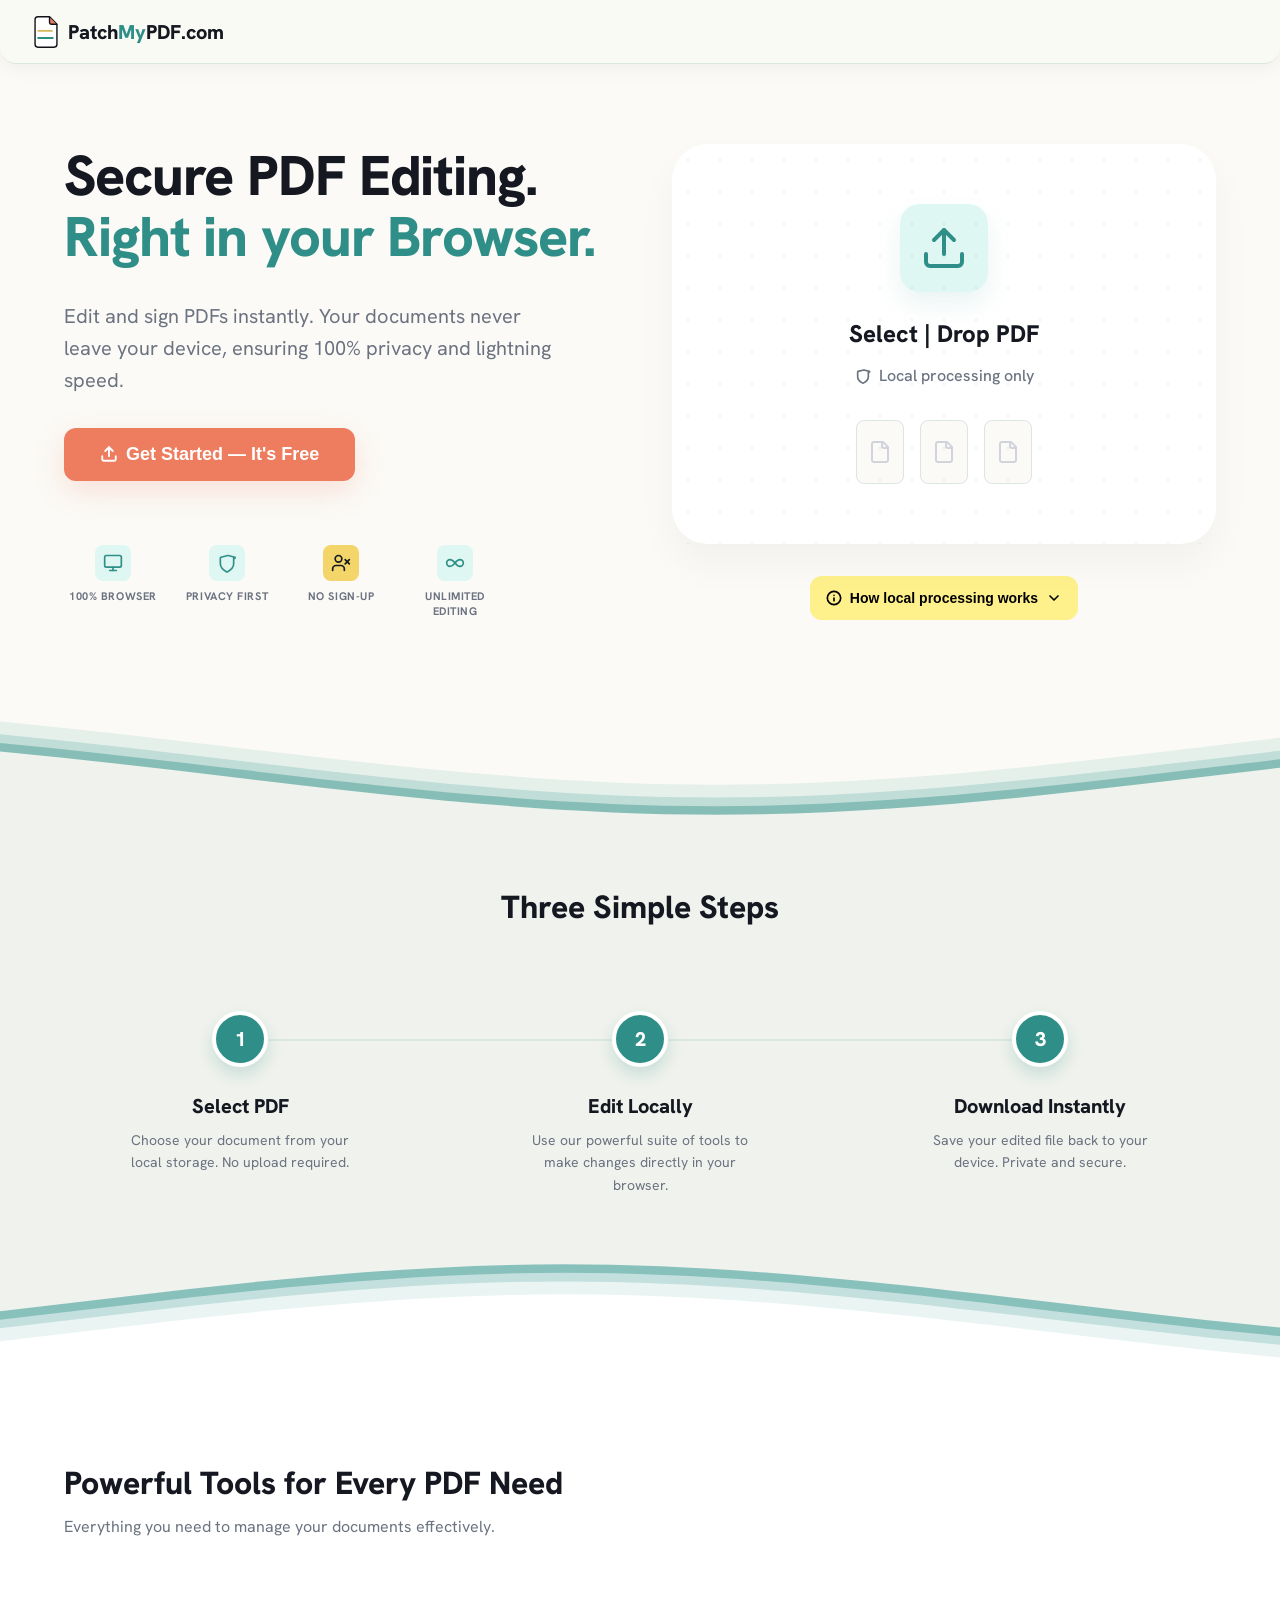
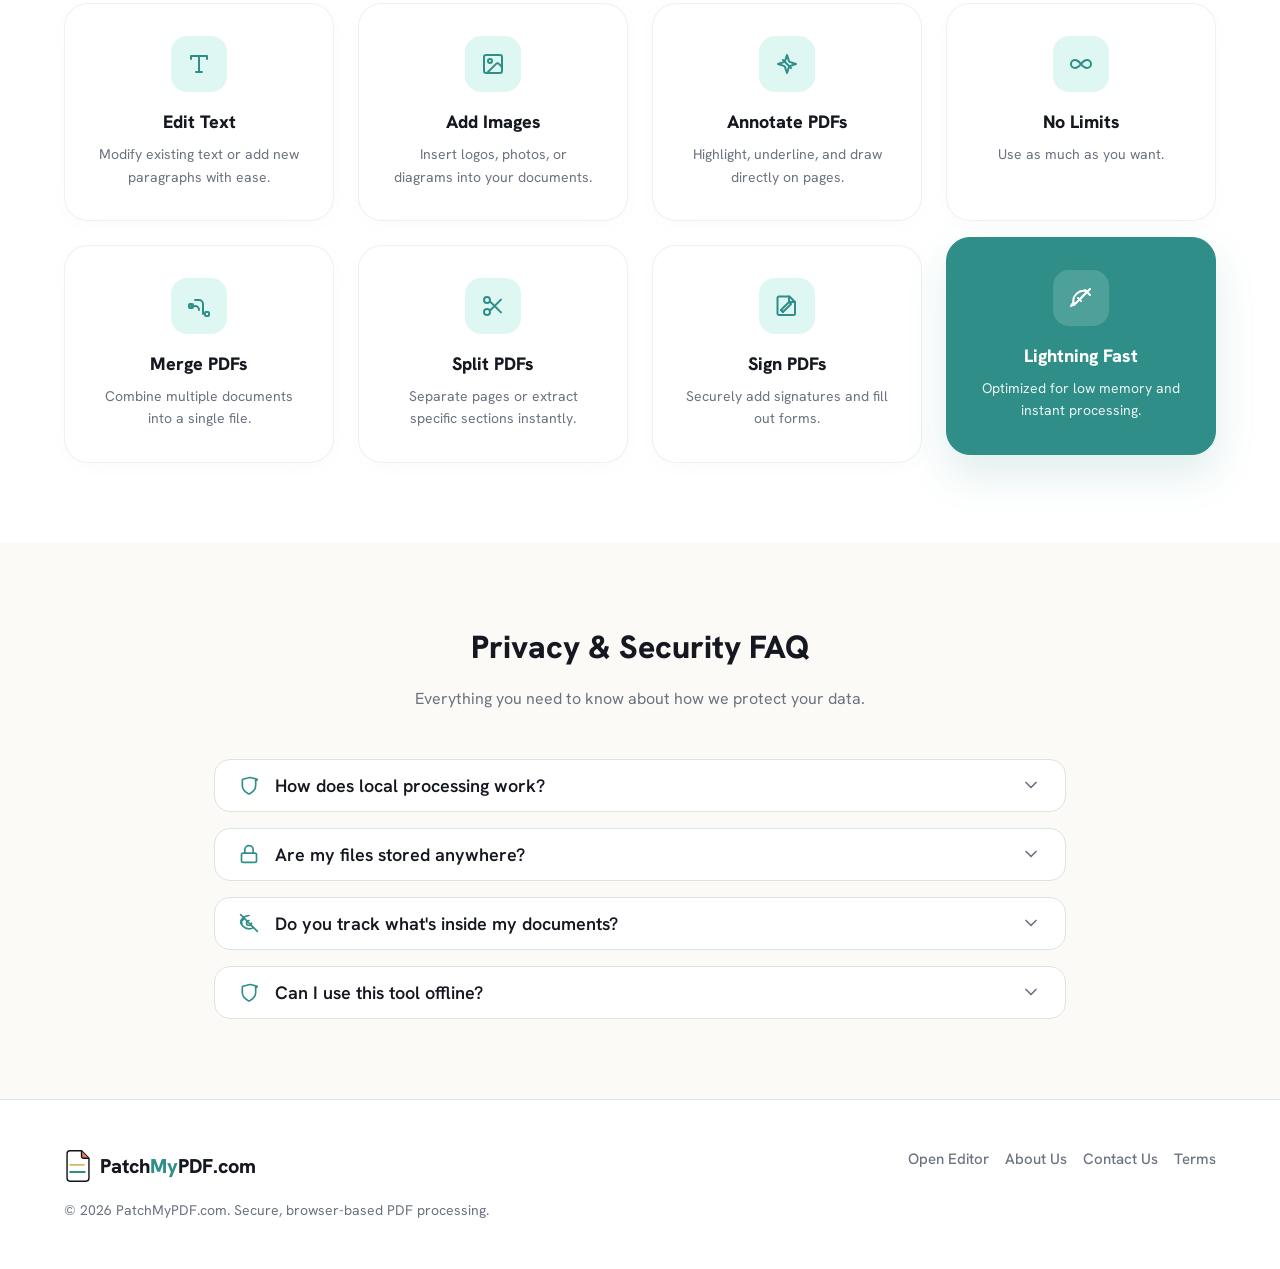
<file: index.html>
<!doctype html>
<html lang="en">
  <head>
    <meta charset="UTF-8" />
    <link rel="icon" type="image/svg+xml" href="/favicon.svg" />
    <meta name="viewport" content="width=device-width, initial-scale=1.0" />
    <link rel="canonical" href="https://patchmypdf.com" />
    <title>PatchMyPdf.com - Secure Browser PDF Editor</title>
    <meta name="description" content="Edit, sign, and annotate PDFs securely in your browser. Your files never leave your device, ensuring 100% privacy. Free to use with no sign-up required." />
    <meta name="keywords" content="pdf editor, edit pdf online, secure pdf editor, browser pdf editor, sign pdf, annotate pdf, fill pdf form, local pdf processing, private pdf editor, free pdf tools" />
    <meta name="author" content="PatchMyPDF" />
    <meta name="theme-color" content="#2F8F88" />
    <meta name="robots" content="index, follow" />
    
    <!-- Open Graph / Facebook -->
    <meta property="og:type" content="website" />
    <meta property="og:url" content="https://patchmypdf.com" />
    <meta property="og:title" content="PatchMyPdf.com - Secure Browser PDF Editor" />
    <meta property="og:description" content="Edit, sign, and annotate PDFs securely in your browser. Your files never leave your device, ensuring 100% privacy. Free to use with no sign-up required." />
    <meta property="og:image" content="https://patchmypdf.com/og-image.png" />
    <meta property="og:site_name" content="PatchMyPDF" />
    <meta property="og:locale" content="en_US" />

    <!-- Twitter -->
    <meta name="twitter:card" content="summary_large_image" />
    <meta name="twitter:url" content="https://patchmypdf.com" />
    <meta name="twitter:title" content="PatchMyPdf.com - Secure Browser PDF Editor" />
    <meta name="twitter:description" content="Edit, sign, and annotate PDFs securely in your browser. Your files never leave your device, ensuring 100% privacy. Free to use with no sign-up required." />
    <meta name="twitter:image" content="https://patchmypdf.com/og-image.png" />

    <!-- Web App Manifest & Apple Touch -->
    <link rel="manifest" href="/site.webmanifest" />
    <link rel="apple-touch-icon" href="/favicon.svg" />

    <link rel="preconnect" href="https://fonts.googleapis.com">
    <link rel="preconnect" href="https://fonts.gstatic.com" crossorigin>
    <link href="https://fonts.googleapis.com/css2?family=Hanken+Grotesk:ital,wght@0,100..900;1,100..900&family=Montserrat:ital,wght@0,100..900;1,100..900&display=swap" rel="stylesheet">

    <!-- JSON-LD Structured Data -->
    <script type="application/ld+json">
    {
      "@context": "https://schema.org",
      "@graph": [
        {
          "@type": "WebApplication",
          "@id": "https://patchmypdf.com/#webapp",
          "url": "https://patchmypdf.com",
          "name": "PatchMyPDF",
          "applicationCategory": "BusinessApplication",
          "operatingSystem": "All",
          "browserRequirements": "Requires JavaScript. Requires HTML5.",
          "softwareVersion": "1.0",
          "offers": {
            "@type": "Offer",
            "price": "0.00",
            "priceCurrency": "USD"
          },
          "description": "A privacy-first, secure, browser-based PDF editor. All processing happens locally on the user's device via WebAssembly.",
          "featureList": [
            "Secure browser-based PDF editing",
            "Local rendering and processing",
            "Text overlay editing and drawing tools",
            "Image insertion and digital signatures",
            "Page deletion, rotation, and merging"
          ],
          "screenshot": "https://patchmypdf.com/og-image.png",
          "author": {
            "@type": "Organization",
            "name": "PatchMyPDF",
            "url": "https://patchmypdf.com"
          }
        },
        {
          "@type": "FAQPage",
          "@id": "https://patchmypdf.com/#faq",
          "mainEntity": [
            {
              "@type": "Question",
              "name": "How does local processing work?",
              "acceptedAnswer": {
                "@type": "Answer",
                "text": "Our editor uses WebAssembly and modern browser APIs to process your PDFs directly on your device. When you open a file, it's loaded into your browser's memory, not our servers. All edits, annotations, and signing happen locally."
              }
            },
            {
              "@type": "Question",
              "name": "Are my files stored anywhere?",
              "acceptedAnswer": {
                "@type": "Answer",
                "text": "No. Your files are never uploaded to any cloud storage or server. They exist only in your browser's temporary memory while the tab is open. Once you close the tab or refresh the page, the data is cleared from memory."
              }
            },
            {
              "@type": "Question",
              "name": "Do you track what's inside my documents?",
              "acceptedAnswer": {
                "@type": "Answer",
                "text": "Absolutely not. Since the processing is 100% local, we have no technical way to see your content, filenames, or metadata. We don't even log that a specific file was opened."
              }
            },
            {
              "@type": "Question",
              "name": "Can I use this tool offline?",
              "acceptedAnswer": {
                "@type": "Answer",
                "text": "Yes! Once the page is loaded, you can disconnect from the internet and continue editing your PDFs. The core logic is bundled within the application and runs entirely in your browser."
              }
            }
          ]
        }
      ]
    }
    </script>
    <script type="module" crossorigin src="/assets/main-ePnlb3Gw.js"></script>
    <link rel="modulepreload" crossorigin href="/assets/analytics-0Fs-Izoq.js">
    <link rel="modulepreload" crossorigin href="/assets/rolldown-runtime-CGxjv4xr.js">
    <link rel="modulepreload" crossorigin href="/assets/vendor-Di7K_IUS.js">
    <link rel="modulepreload" crossorigin href="/assets/vendor-pdf-DwmJ3iZk.js">
    <link rel="stylesheet" crossorigin href="/assets/landing-CSXcK548.css">
  </head>
  <body>
    <!-- Header -->
    <header>
      <div class="container nav-container">
        <a href="./index.html" class="logo-wrap">
          <div class="logo-box">
            <img src="/logo-mark.svg" alt="" width="28" height="36" />
          </div>
          <span class="logo-text">Patch<span class="logo-highlight">My</span>PDF.com</span>
        </a>
      </div>
    </header>

    <!-- Main -->
    <main>
      <!-- Hero -->
      <section class="hero">
        <div class="container hero-grid">
          <!-- Left Column -->
          <div class="hero-content">
            <h1 class="hero-title">Secure PDF Editing.<br /><span>Right in your Browser.</span></h1>
            <p class="hero-desc">
              Edit and sign PDFs instantly. Your documents never leave your device, ensuring 100% privacy and lightning speed.
            </p>
            
            <div>
              <button id="get-started-btn" class="btn-primary">
                <!-- Lucide Upload icon -->
                <svg xmlns="http://www.w3.org/2000/svg" width="18" height="18" viewBox="0 0 24 24" fill="none" stroke="currentColor" stroke-width="2.5" stroke-linecap="round" stroke-linejoin="round"><path d="M21 15v4a2 2 0 0 1-2 2H5a2 2 0 0 1-2-2v-4"/><polyline points="17 8 12 3 7 8"/><line x1="12" x2="12" y1="3" y2="15"/></svg>
                Get Started — It's Free
              </button>
            </div>

            <!-- Badges -->
            <div class="badges-grid">
              <div class="badge-item">
                <div class="badge-icon">
                  <!-- Lucide Monitor icon -->
                  <svg xmlns="http://www.w3.org/2000/svg" width="20" height="20" viewBox="0 0 24 24" fill="none" stroke="currentColor" stroke-width="2" stroke-linecap="round" stroke-linejoin="round"><rect width="20" height="14" x="2" y="3" rx="2"/><line x1="8" x2="16" y1="21" y2="21"/><line x1="12" x2="12" y1="17" y2="21"/></svg>
                </div>
                <span class="badge-label">100% BROWSER</span>
              </div>
              <div class="badge-item">
                <div class="badge-icon">
                  <!-- Lucide Shield icon -->
                  <svg xmlns="http://www.w3.org/2000/svg" width="20" height="20" viewBox="0 0 24 24" fill="none" stroke="currentColor" stroke-width="2" stroke-linecap="round" stroke-linejoin="round"><path d="M20 13c0 5-3.5 7.5-7.66 9.7a1 1 0 0 1-.68 0C7.5 20.5 4 18 4 13V6a1 1 0 0 1 .76-.97l8.24-2a1 1 0 0 1 .48 0l8.24 2A1 1 0 0 1 20 6z"/></svg>
                </div>
                <span class="badge-label">PRIVACY FIRST</span>
              </div>
              <div class="badge-item">
                <div class="badge-icon">
                  <!-- Lucide UserX icon -->
                  <svg xmlns="http://www.w3.org/2000/svg" width="20" height="20" viewBox="0 0 24 24" fill="none" stroke="currentColor" stroke-width="2" stroke-linecap="round" stroke-linejoin="round"><path d="M16 21v-2a4 4 0 0 0-4-4H6a4 4 0 0 0-4 4v2"/><circle cx="9" cy="7" r="4"/><line x1="17" x2="22" y1="8" y2="13"/><line x1="22" x2="17" y1="8" y2="13"/></svg>
                </div>
                <span class="badge-label">NO SIGN-UP</span>
              </div>
              <div class="badge-item">
                <div class="badge-icon">
                  <!-- Lucide Infinity icon -->
                  <svg xmlns="http://www.w3.org/2000/svg" width="20" height="20" viewBox="0 0 24 24" fill="none" stroke="currentColor" stroke-width="2" stroke-linecap="round" stroke-linejoin="round"><path d="M12 12c-2-2.67-4-4-6-4a4 4 0 1 0 0 8c2 0 4-1.33 6-4Zm0 0c2 2.67 4 4 6 4a4 4 0 1 0 0-8c-2 0-4 1.33-6 4Z"/></svg>
                </div>
                <span class="badge-label">UNLIMITED EDITING</span>
              </div>
            </div>
          </div>

          <!-- Right Column (Drop Zone Container) -->
          <div>
            <div id="drop-zone" class="drop-paper" tabindex="0" aria-label="Upload PDF file" role="button">
              <input id="pdf-upload-input" type="file" accept="application/pdf" style="display: none;" aria-label="Upload PDF file" />
              
              <!-- Global validation error -->
              <div id="global-error" class="global-error-box">
                <!-- Lucide AlertCircle icon -->
                <svg xmlns="http://www.w3.org/2000/svg" width="18" height="18" viewBox="0 0 24 24" fill="none" stroke="currentColor" stroke-width="2" stroke-linecap="round" stroke-linejoin="round"><circle cx="12" cy="12" r="10"/><line x1="12" x2="12" y1="8" y2="12"/><line x1="12" x2="12.01" y1="16" y2="16"/></svg>
                <span id="global-error-text">Please select a valid PDF file.</span>
              </div>

              <!-- Upload View (Default) -->
              <div id="upload-view" class="upload-view-content">
                <div class="upload-icon-box">
                  <!-- Lucide Upload icon -->
                  <svg xmlns="http://www.w3.org/2000/svg" width="48" height="48" viewBox="0 0 24 24" fill="none" stroke="currentColor" stroke-width="2" stroke-linecap="round" stroke-linejoin="round"><path d="M21 15v4a2 2 0 0 1-2 2H5a2 2 0 0 1-2-2v-4"/><polyline points="17 8 12 3 7 8"/><line x1="12" x2="12" y1="3" y2="15"/></svg>
                </div>
                <h2 class="upload-title">Select | Drop PDF</h2>
                <div class="upload-subtitle">
                  <!-- Lucide Shield icon -->
                  <svg xmlns="http://www.w3.org/2000/svg" width="16" height="16" viewBox="0 0 24 24" fill="none" stroke="currentColor" stroke-width="2.5" stroke-linecap="round" stroke-linejoin="round"><path d="M20 13c0 5-3.5 7.5-7.66 9.7a1 1 0 0 1-.68 0C7.5 20.5 4 18 4 13V6a1 1 0 0 1 .76-.97l8.24-2a1 1 0 0 1 .48 0l8.24 2A1 1 0 0 1 20 6z"/></svg>
                  Local processing only
                </div>
                <div class="file-cards-preview">
                  <div class="preview-card">
                    <svg xmlns="http://www.w3.org/2000/svg" width="24" height="24" viewBox="0 0 24 24" fill="none" stroke="currentColor" stroke-width="2" stroke-linecap="round" stroke-linejoin="round"><path d="M15 2H6a2 2 0 0 0-2 2v16a2 2 0 0 0 2 2h12a2 2 0 0 0 2-2V7Z"/><path d="M14 2v4a2 2 0 0 0 2 2h4"/></svg>
                  </div>
                  <div class="preview-card">
                    <svg xmlns="http://www.w3.org/2000/svg" width="24" height="24" viewBox="0 0 24 24" fill="none" stroke="currentColor" stroke-width="2" stroke-linecap="round" stroke-linejoin="round"><path d="M15 2H6a2 2 0 0 0-2 2v16a2 2 0 0 0 2 2h12a2 2 0 0 0 2-2V7Z"/><path d="M14 2v4a2 2 0 0 0 2 2h4"/></svg>
                  </div>
                  <div class="preview-card">
                    <svg xmlns="http://www.w3.org/2000/svg" width="24" height="24" viewBox="0 0 24 24" fill="none" stroke="currentColor" stroke-width="2" stroke-linecap="round" stroke-linejoin="round"><path d="M15 2H6a2 2 0 0 0-2 2v16a2 2 0 0 0 2 2h12a2 2 0 0 0 2-2V7Z"/><path d="M14 2v4a2 2 0 0 0 2 2h4"/></svg>
                  </div>
                </div>
              </div>

              <!-- Staging View (Hidden initially) -->
              <div id="staging-view" class="staging-view-content" style="display: none;">
                <div class="staged-icon-wrap">
                  <div class="staged-icon-box">
                    <!-- Lucide FileText icon -->
                    <svg xmlns="http://www.w3.org/2000/svg" width="32" height="32" viewBox="0 0 24 24" fill="none" stroke="currentColor" stroke-width="2" stroke-linecap="round" stroke-linejoin="round"><path d="M15 2H6a2 2 0 0 0-2 2v16a2 2 0 0 0 2 2h12a2 2 0 0 0 2-2V7Z"/><path d="M14 2v4a2 2 0 0 0 2 2h4"/><path d="M10 9H8"/><path d="M16 13H8"/><path d="M16 17H8"/></svg>
                  </div>
                  <div class="success-badge">
                    <!-- Lucide CheckCircle icon -->
                    <svg xmlns="http://www.w3.org/2000/svg" width="16" height="16" viewBox="0 0 24 24" fill="none" stroke="currentColor" stroke-width="2.5" stroke-linecap="round" stroke-linejoin="round"><circle cx="12" cy="12" r="10"/><path d="m9 12 2 2 4-4"/></svg>
                  </div>
                </div>

                <h3 id="staged-file-name" class="staged-name">document.pdf</h3>
                <div id="staged-file-details" class="staged-details">2.4 MB • 2 pages</div>

                <span class="staged-action-title">SELECT AN ACTION</span>

                <div class="progress-bar-container" id="processing-bar">
                  <div class="progress-bar">
                    <div class="progress-bar-fill"></div>
                  </div>
                  <span class="processing-text">PROCESSING DOCUMENT...</span>
                </div>

                <div class="action-buttons-stack">
                  <div class="primary-action-wrap">
                    <button id="proceed-btn" class="btn-primary" style="padding: 12px 48px; font-size: 16px; border-radius: 12px;">
                      <!-- Lucide FileText icon -->
                      <svg xmlns="http://www.w3.org/2000/svg" width="18" height="18" viewBox="0 0 24 24" fill="none" stroke="currentColor" stroke-width="2" stroke-linecap="round" stroke-linejoin="round"><path d="M15 2H6a2 2 0 0 0-2 2v16a2 2 0 0 0 2 2h12a2 2 0 0 0 2-2V7Z"/><path d="M14 2v4a2 2 0 0 0 2 2h4"/><path d="M10 9H8"/><path d="M16 13H8"/><path d="M16 17H8"/></svg>
                      Edit Content
                    </button>
                  </div>
                  <button id="remove-btn" class="btn-text-full">
                    <!-- Lucide X icon -->
                    <svg xmlns="http://www.w3.org/2000/svg" width="18" height="18" viewBox="0 0 24 24" fill="none" stroke="currentColor" stroke-width="2" stroke-linecap="round" stroke-linejoin="round"><path d="M18 6 6 18"/><path d="m6 6 12 12"/></svg>
                    Remove File
                  </button>
                </div>
              </div>

              <!-- Password Unlock View (Hidden initially) -->
              <div id="password-view" class="password-view-content" style="display: none;">
                <div class="lock-icon-box">
                  <!-- Lucide Lock icon -->
                  <svg xmlns="http://www.w3.org/2000/svg" width="32" height="32" viewBox="0 0 24 24" fill="none" stroke="currentColor" stroke-width="2" stroke-linecap="round" stroke-linejoin="round"><rect width="18" height="11" x="3" y="11" rx="2" ry="2"/><path d="M7 11V7a5 5 0 0 1 10 0v4"/></svg>
                </div>

                <h3 class="staged-name password-file-name">document.pdf</h3>
                <div class="staged-details" style="font-weight: 500;">
                  This file is password-protected. Enter password to unlock and edit.
                </div>

                <div id="password-error" class="alert-error" style="display: none;">
                  Incorrect password. Please try again.
                </div>

                <form id="password-form" class="password-input-group">
                  <div class="password-input-wrapper">
                    <span class="password-label">PDF Password</span>
                    <input id="password-input" class="password-input-field" type="password" required aria-label="PDF Password" />
                    
                    <button type="button" id="toggle-password-btn" class="toggle-password-btn" aria-label="toggle password visibility">
                      <!-- Lucide Eye icon -->
                      <svg class="eye-icon" xmlns="http://www.w3.org/2000/svg" width="20" height="20" viewBox="0 0 24 24" fill="none" stroke="currentColor" stroke-width="2" stroke-linecap="round" stroke-linejoin="round"><path d="M2.062 12.348a1 1 0 0 1 0-.696 10.75 10.75 0 0 1 19.876 0 1 1 0 0 1 0 .696 10.75 10.75 0 0 1-19.876 0z"/><circle cx="12" cy="12" r="3"/></svg>
                      <!-- Lucide EyeOff icon (hidden initially) -->
                      <svg class="eye-off-icon" style="display: none;" xmlns="http://www.w3.org/2000/svg" width="20" height="20" viewBox="0 0 24 24" fill="none" stroke="currentColor" stroke-width="2" stroke-linecap="round" stroke-linejoin="round"><path d="M9.88 9.88a3 3 0 1 0 4.24 4.24"/><path d="M10.73 5.08A10.43 10.43 0 0 1 12 5c7 0 10 7 10 7a13.16 13.16 0 0 1-1.67 2.68"/><path d="M6.61 6.61A13.52 13.52 0 0 0 2 12s3 7 10 7a9.74 9.74 0 0 0 5.39-1.61"/><line x1="2" x2="22" y1="2" y2="22"/></svg>
                    </button>
                  </div>

                  <div class="password-btn-group" style="margin-top: 24px;">
                    <button type="button" id="cancel-unlock-btn" class="btn-text" style="padding: 12px 24px; border-radius: 12px; font-weight: 600;">Cancel</button>
                    <button type="submit" id="unlock-btn" class="btn-primary" disabled style="padding: 12px 24px; border-radius: 12px; font-weight: 600; font-size: 14px;">Unlock</button>
                  </div>
                </form>
              </div>

              <!-- Background dot pattern overlay -->
              <div class="dots-pattern"></div>
            </div>

            <!-- How It Works Toggler -->
            <div class="how-it-works-wrap">
              <button id="how-it-works-toggle" class="how-it-works-toggle" aria-expanded="false" aria-controls="how-it-works-content">
                <!-- Lucide Info icon -->
                <svg xmlns="http://www.w3.org/2000/svg" width="16" height="16" viewBox="0 0 24 24" fill="none" stroke="currentColor" stroke-width="2.5" stroke-linecap="round" stroke-linejoin="round"><circle cx="12" cy="12" r="10"/><path d="M12 16v-4"/><path d="M12 8h.01"/></svg>
                How local processing works
                <!-- Lucide ChevronDown icon -->
                <svg class="chevron-icon" xmlns="http://www.w3.org/2000/svg" width="16" height="16" viewBox="0 0 24 24" fill="none" stroke="currentColor" stroke-width="2.5" stroke-linecap="round" stroke-linejoin="round"><path d="m6 9 6 6 6-6"/></svg>
              </button>
              
              <div id="how-it-works-content" class="how-it-works-content">
                <p>
                  When you select a PDF, your browser reads the file directly from your disk into its private memory. Our code (running in your browser) performs all editing tasks using your computer's power. <strong>Your file data is never sent to our servers.</strong> Even if you disconnect from the internet after loading the page, the editor will continue to work.
                </p>
              </div>
            </div>
          </div>
        </div>
      </section>

      <!-- Top Wave Transition -->
      <div class="wave-transition top-wave">
        <div class="wave-container">
          <svg class="waves-svg" xmlns="http://www.w3.org/2000/svg" viewBox="0 24 150 28" preserveAspectRatio="none" shapeRendering="auto">
            <defs>
              <path id="gentle-wave" d="M-160 44c30 0 58-18 88-18s 58 18 88 18 58-18 88-18 58 18 88 18 v44h-352z" />
            </defs>
            <g class="parallax">
              <use href="#gentle-wave" x="48" y="0" />
              <use href="#gentle-wave" x="48" y="3" />
              <use href="#gentle-wave" x="48" y="5" />
              <use href="#gentle-wave" x="48" y="7" />
            </g>
          </svg>
        </div>
      </div>

      <!-- Three Steps Section -->
      <section class="steps-section">
        <div class="container" style="position: relative; z-index: 1;">
          <h2 class="steps-title">Three Simple Steps</h2>
          
          <div class="steps-grid">
            <!-- Connector Line -->
            <div class="steps-line"></div>

            <!-- Step 1 -->
            <div class="step-card">
              <div class="step-number">1</div>
              <div>
                <h3 class="step-card-title">Select PDF</h3>
                <p class="step-card-desc">Choose your document from your local storage. No upload required.</p>
              </div>
            </div>

            <!-- Step 2 -->
            <div class="step-card">
              <div class="step-number">2</div>
              <div>
                <h3 class="step-card-title">Edit Locally</h3>
                <p class="step-card-desc">Use our powerful suite of tools to make changes directly in your browser.</p>
              </div>
            </div>

            <!-- Step 3 -->
            <div class="step-card">
              <div class="step-number">3</div>
              <div>
                <h3 class="step-card-title">Download Instantly</h3>
                <p class="step-card-desc">Save your edited file back to your device. Private and secure.</p>
              </div>
            </div>
          </div>
        </div>
      </section>

      <!-- Bottom Wave Transition -->
      <div class="wave-transition bottom-wave">
        <div class="wave-container">
          <svg class="waves-svg" xmlns="http://www.w3.org/2000/svg" viewBox="0 24 150 28" preserveAspectRatio="none" shapeRendering="auto">
            <defs>
              <path id="gentle-wave" d="M-160 44c30 0 58-18 88-18s 58 18 88 18 58-18 88-18 58 18 88 18 v44h-352z" />
            </defs>
            <g class="parallax">
              <use href="#gentle-wave" x="48" y="0" />
              <use href="#gentle-wave" x="48" y="3" />
              <use href="#gentle-wave" x="48" y="5" />
              <use href="#gentle-wave" x="48" y="7" />
            </g>
          </svg>
        </div>
      </div>

      <!-- Tools Grid -->
      <section class="tools-section">
        <div class="container">
          <div class="tools-header">
            <h2 class="tools-section-title">Powerful Tools for Every PDF Need</h2>
            <p class="tools-section-desc">Everything you need to manage your documents effectively.</p>
          </div>

          <div class="tools-cards-grid">
            <!-- Edit Text -->
            <div class="tool-card">
              <div class="tool-card-icon-box">
                <!-- Lucide Type icon -->
                <svg xmlns="http://www.w3.org/2000/svg" width="24" height="24" viewBox="0 0 24 24" fill="none" stroke="currentColor" stroke-width="2" stroke-linecap="round" stroke-linejoin="round"><polyline points="4 7 4 4 20 4 20 7"/><line x1="9" x2="15" y1="20" y2="20"/><line x1="12" x2="12" y1="4" y2="20"/></svg>
              </div>
              <h3 class="tool-card-title">Edit Text</h3>
              <p class="tool-card-desc">Modify existing text or add new paragraphs with ease.</p>
            </div>

            <!-- Add Images -->
            <div class="tool-card">
              <div class="tool-card-icon-box">
                <!-- Lucide Image icon -->
                <svg xmlns="http://www.w3.org/2000/svg" width="24" height="24" viewBox="0 0 24 24" fill="none" stroke="currentColor" stroke-width="2" stroke-linecap="round" stroke-linejoin="round"><rect width="18" height="18" x="3" y="3" rx="2" ry="2"/><circle cx="9" cy="9" r="2"/><path d="m21 15-3.086-3.086a2 2 0 0 0-2.828 0L6 21"/></svg>
              </div>
              <h3 class="tool-card-title">Add Images</h3>
              <p class="tool-card-desc">Insert logos, photos, or diagrams into your documents.</p>
            </div>

            <!-- Annotate -->
            <div class="tool-card">
              <div class="tool-card-icon-box">
                <!-- Lucide PenTool icon -->
                <svg xmlns="http://www.w3.org/2000/svg" width="24" height="24" viewBox="0 0 24 24" fill="none" stroke="currentColor" stroke-width="2" stroke-linecap="round" stroke-linejoin="round"><path d="m12 3-1.912 5.813a2 2 0 0 1-1.275 1.275L3 12l5.813 1.912a2 2 0 0 1 1.275 1.275L12 21l1.912-5.813a2 2 0 0 1 1.275-1.275L21 12l-5.813-1.912a2 2 0 0 1-1.275-1.275Z"/><path d="m8 8 8 8"/></svg>
              </div>
              <h3 class="tool-card-title">Annotate PDFs</h3>
              <p class="tool-card-desc">Highlight, underline, and draw directly on pages.</p>
            </div>

            <!-- No Limits -->
            <div class="tool-card">
              <div class="tool-card-icon-box">
                <!-- Lucide Infinity icon -->
                <svg xmlns="http://www.w3.org/2000/svg" width="24" height="24" viewBox="0 0 24 24" fill="none" stroke="currentColor" stroke-width="2" stroke-linecap="round" stroke-linejoin="round"><path d="M12 12c-2-2.67-4-4-6-4a4 4 0 1 0 0 8c2 0 4-1.33 6-4Zm0 0c2 2.67 4 4 6 4a4 4 0 1 0 0-8c-2 0-4 1.33-6 4Z"/></svg>
              </div>
              <h3 class="tool-card-title">No Limits</h3>
              <p class="tool-card-desc">Use as much as you want.</p>
            </div>

            <!-- Merge PDFs -->
            <div class="tool-card">
              <div class="tool-card-icon-box">
                <!-- Lucide Merge icon -->
                <svg xmlns="http://www.w3.org/2000/svg" width="24" height="24" viewBox="0 0 24 24" fill="none" stroke="currentColor" stroke-width="2" stroke-linecap="round" stroke-linejoin="round"><path d="M8 6h4a4 4 0 0 1 4 4v10"/><path d="M12 16a4 4 0 0 0-4-4H4"/><rect width="4" height="4" x="2" y="10" rx="1"/><rect width="4" height="4" x="18" y="18" rx="1"/></svg>
              </div>
              <h3 class="tool-card-title">Merge PDFs</h3>
              <p class="tool-card-desc">Combine multiple documents into a single file.</p>
            </div>

            <!-- Split PDFs -->
            <div class="tool-card">
              <div class="tool-card-icon-box">
                <!-- Lucide Scissors icon -->
                <svg xmlns="http://www.w3.org/2000/svg" width="24" height="24" viewBox="0 0 24 24" fill="none" stroke="currentColor" stroke-width="2" stroke-linecap="round" stroke-linejoin="round"><circle cx="6" cy="6" r="3"/><circle cx="6" cy="18" r="3"/><line x1="9.8" x2="20" y1="8.2" y2="18.4"/><line x1="9.8" x2="20" y1="15.8" y2="5.6"/></svg>
              </div>
              <h3 class="tool-card-title">Split PDFs</h3>
              <p class="tool-card-desc">Separate pages or extract specific sections instantly.</p>
            </div>

            <!-- Sign PDFs -->
            <div class="tool-card">
              <div class="tool-card-icon-box">
                <!-- Lucide FileSignature icon -->
                <svg xmlns="http://www.w3.org/2000/svg" width="24" height="24" viewBox="0 0 24 24" fill="none" stroke="currentColor" stroke-width="2" stroke-linecap="round" stroke-linejoin="round"><path d="M20 19.5c0 .8-.7 1.5-1.5 1.5H4c-.8 0-1.5-.7-1.5-1.5V4c0-.8.7-1.5 1.5-1.5h10.5L20 8v11.5Z"/><path d="M14 2.5V8h5.5"/><path d="m8 18 2-2 6-6-2-2-6 6-2 2Z"/><path d="m6 16 2 2"/></svg>
              </div>
              <h3 class="tool-card-title">Sign PDFs</h3>
              <p class="tool-card-desc">Securely add signatures and fill out forms.</p>
            </div>

            <!-- Lightning Fast -->
            <div class="tool-card active">
              <div class="tool-card-icon-box">
                <!-- Lucide Rocket icon -->
                <svg xmlns="http://www.w3.org/2000/svg" width="24" height="24" viewBox="0 0 24 24" fill="none" stroke="currentColor" stroke-width="2" stroke-linecap="round" stroke-linejoin="round"><path d="M4.5 16.5c-1.5 1.25-2.5 3.5-2.5 3.5s2.25-1 3.5-2.5"/><path d="M12 12l9-9"/><path d="M16 4l5 5"/><path d="M9 12l3 3"/><path d="M18.5 5.5A10.5 10.5 0 0 0 5 19l1.5-1.5L9 15l1.5-1.5L12 12l2.5-2.5L17 7l1.5-1.5Z"/></svg>
              </div>
              <h3 class="tool-card-title">Lightning Fast</h3>
              <p class="tool-card-desc">Optimized for low memory and instant processing.</p>
            </div>
          </div>
        </div>
      </section>

      <!-- FAQ -->
      <section class="faq-section">
        <div class="container-md">
          <div class="faq-header">
            <h2 class="faq-title">Privacy & Security FAQ</h2>
            <p class="faq-desc">Everything you need to know about how we protect your data.</p>
          </div>

          <div class="faq-list">
            <!-- FAQ 1 -->
            <div class="accordion-item">
              <div class="accordion-header" role="button" aria-expanded="false" tabindex="0">
                <div class="accordion-header-left">
                  <span class="accordion-icon">
                    <svg xmlns="http://www.w3.org/2000/svg" width="20" height="20" viewBox="0 0 24 24" fill="none" stroke="currentColor" stroke-width="2" stroke-linecap="round" stroke-linejoin="round"><path d="M20 13c0 5-3.5 7.5-7.66 9.7a1 1 0 0 1-.68 0C7.5 20.5 4 18 4 13V6a1 1 0 0 1 .76-.97l8.24-2a1 1 0 0 1 .48 0l8.24 2A1 1 0 0 1 20 6z"/></svg>
                  </span>
                  <span class="accordion-question">How does local processing work?</span>
                </div>
                <span class="accordion-chevron">
                  <svg xmlns="http://www.w3.org/2000/svg" width="20" height="20" viewBox="0 0 24 24" fill="none" stroke="currentColor" stroke-width="2" stroke-linecap="round" stroke-linejoin="round"><path d="m6 9 6 6 6-6"/></svg>
                </span>
              </div>
              <div class="accordion-details">
                <div class="accordion-answer">
                  Our editor uses WebAssembly and modern browser APIs to process your PDFs directly on your device. When you open a file, it's loaded into your browser's memory, not our servers. All edits, annotations, and signing happen locally.
                </div>
              </div>
            </div>

            <!-- FAQ 2 -->
            <div class="accordion-item">
              <div class="accordion-header" role="button" aria-expanded="false" tabindex="0">
                <div class="accordion-header-left">
                  <span class="accordion-icon">
                    <svg xmlns="http://www.w3.org/2000/svg" width="20" height="20" viewBox="0 0 24 24" fill="none" stroke="currentColor" stroke-width="2" stroke-linecap="round" stroke-linejoin="round"><rect width="18" height="11" x="3" y="11" rx="2" ry="2"/><path d="M7 11V7a5 5 0 0 1 10 0v4"/></svg>
                  </span>
                  <span class="accordion-question">Are my files stored anywhere?</span>
                </div>
                <span class="accordion-chevron">
                  <svg xmlns="http://www.w3.org/2000/svg" width="20" height="20" viewBox="0 0 24 24" fill="none" stroke="currentColor" stroke-width="2" stroke-linecap="round" stroke-linejoin="round"><path d="m6 9 6 6 6-6"/></svg>
                </span>
              </div>
              <div class="accordion-details">
                <div class="accordion-answer">
                  No. Your files are never uploaded to any cloud storage or server. They exist only in your browser's temporary memory while the tab is open. Once you close the tab or refresh the page, the data is cleared from memory.
                </div>
              </div>
            </div>

            <!-- FAQ 3 -->
            <div class="accordion-item">
              <div class="accordion-header" role="button" aria-expanded="false" tabindex="0">
                <div class="accordion-header-left">
                  <span class="accordion-icon">
                    <svg xmlns="http://www.w3.org/2000/svg" width="20" height="20" viewBox="0 0 24 24" fill="none" stroke="currentColor" stroke-width="2" stroke-linecap="round" stroke-linejoin="round"><path d="m17.94 17.94-2.06-2.06M15 12a3 3 0 1 1-3-3m0-6c-7 0-10 7-10 7a13.16 13.16 0 0 0 1.67 2.68M6.61 6.61A13.52 13.52 0 0 0 2 12s3 7 10 7a9.74 9.74 0 0 0 5.39-1.61M2 2l20 20"/></svg>
                  </span>
                  <span class="accordion-question">Do you track what's inside my documents?</span>
                </div>
                <span class="accordion-chevron">
                  <svg xmlns="http://www.w3.org/2000/svg" width="20" height="20" viewBox="0 0 24 24" fill="none" stroke="currentColor" stroke-width="2" stroke-linecap="round" stroke-linejoin="round"><path d="m6 9 6 6 6-6"/></svg>
                </span>
              </div>
              <div class="accordion-details">
                <div class="accordion-answer">
                  Absolutely not. Since the processing is 100% local, we have no technical way to see your content, filenames, or metadata. We don't even log that a specific file was opened.
                </div>
              </div>
            </div>

            <!-- FAQ 4 -->
            <div class="accordion-item">
              <div class="accordion-header" role="button" aria-expanded="false" tabindex="0">
                <div class="accordion-header-left">
                  <span class="accordion-icon">
                    <svg xmlns="http://www.w3.org/2000/svg" width="20" height="20" viewBox="0 0 24 24" fill="none" stroke="currentColor" stroke-width="2" stroke-linecap="round" stroke-linejoin="round"><path d="M20 13c0 5-3.5 7.5-7.66 9.7a1 1 0 0 1-.68 0C7.5 20.5 4 18 4 13V6a1 1 0 0 1 .76-.97l8.24-2a1 1 0 0 1 .48 0l8.24 2A1 1 0 0 1 20 6z"/></svg>
                  </span>
                  <span class="accordion-question">Can I use this tool offline?</span>
                </div>
                <span class="accordion-chevron">
                  <svg xmlns="http://www.w3.org/2000/svg" width="20" height="20" viewBox="0 0 24 24" fill="none" stroke="currentColor" stroke-width="2" stroke-linecap="round" stroke-linejoin="round"><path d="m6 9 6 6 6-6"/></svg>
                </span>
              </div>
              <div class="accordion-details">
                <div class="accordion-answer">
                  Yes! Once the page is loaded, you can disconnect from the internet and continue editing your PDFs. The core logic is bundled within the application and runs entirely in your browser.
                </div>
              </div>
            </div>
          </div>
        </div>
      </section>
    </main>

    <!-- Footer -->
    <footer>
      <div class="container footer-content">
        <div class="footer-left">
          <a href="./index.html" class="logo-wrap">
            <div class="logo-box">
              <img src="/logo-mark.svg" alt="" width="28" height="36" />
            </div>
            <span class="logo-text">Patch<span class="logo-highlight">My</span>PDF.com</span>
          </a>
          <p class="footer-copy">© 2026 PatchMyPDF.com. Secure, browser-based PDF processing.</p>
        </div>
        <div class="footer-right footer-links">
          <a href="./editor.html">Open Editor</a>
          <a href="./about.html">About Us</a>
          <a href="./contact.html">Contact Us</a>
          <a href="./terms.html">Terms</a>
        </div>
      </div>
    </footer>

    <!-- Landing page script entry -->
  </body>
</html>
</file>
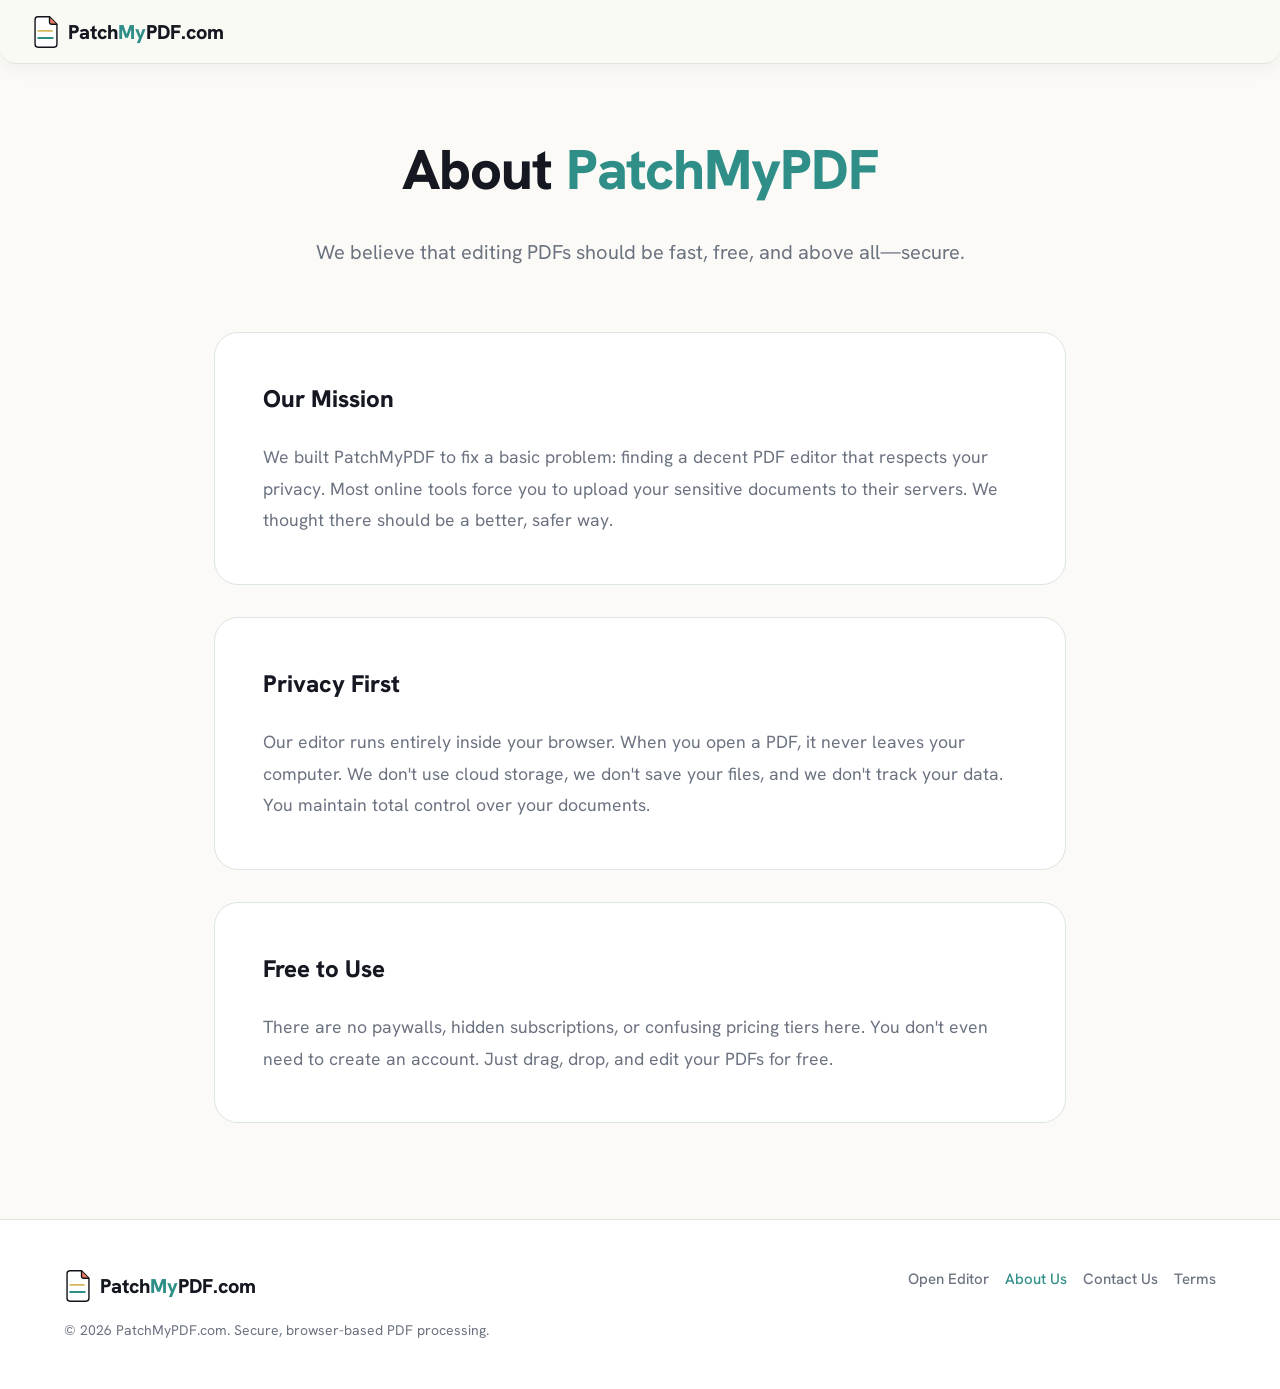
<file: about.html>
<!doctype html>
<html lang="en">
  <head>
    <meta charset="UTF-8" />
    <link rel="icon" type="image/svg+xml" href="/favicon.svg" />
    <meta name="viewport" content="width=device-width, initial-scale=1.0" />
    <link rel="canonical" href="https://patchmypdf.com/about.html" />
    <title>PatchMyPdf.com - About Us</title>
    <meta name="description" content="Learn about PatchMyPDF's mission to provide secure, browser-based PDF editing." />
    <meta name="theme-color" content="#2F8F88" />
    <meta name="robots" content="index, follow" />

    <link rel="preconnect" href="https://fonts.googleapis.com">
    <link rel="preconnect" href="https://fonts.gstatic.com" crossorigin>
    <link href="https://fonts.googleapis.com/css2?family=Hanken+Grotesk:ital,wght@0,100..900;1,100..900&family=Montserrat:ital,wght@0,100..900;1,100..900&display=swap" rel="stylesheet">
    
    <!-- Link the CSS directly. Vite will bundle this efficiently at build time -->
    <script type="module" crossorigin src="/assets/about-B6ZCcO6A.js"></script>
    <link rel="modulepreload" crossorigin href="/assets/analytics-0Fs-Izoq.js">
    <link rel="stylesheet" crossorigin href="/assets/about-sbJwd-Zo.css">
    <link rel="stylesheet" crossorigin href="/assets/landing-CSXcK548.css">
  </head>
  <body>
    <!-- Header (Identical to index.html) -->
    <header>
      <div class="container nav-container">
        <a href="./index.html" class="logo-wrap">
          <div class="logo-box">
            <img src="/logo-mark.svg" alt="" width="28" height="36" />
          </div>
          <span class="logo-text">Patch<span class="logo-highlight">My</span>PDF.com</span>
        </a>
      </div>
    </header>

    <!-- Main Content -->
    <main class="about-main">
      <div class="container-md">
        <h1 class="about-title">About <span>PatchMyPDF</span></h1>
        <p class="about-subtitle">We believe that editing PDFs should be fast, free, and above all—secure.</p>

        <div class="about-cards">
          <div class="about-card">
            <h2>Our Mission</h2>
            <p>We built PatchMyPDF to fix a basic problem: finding a decent PDF editor that respects your privacy. Most online tools force you to upload your sensitive documents to their servers. We thought there should be a better, safer way.</p>
          </div>

          <div class="about-card">
            <h2>Privacy First</h2>
            <p>Our editor runs entirely inside your browser. When you open a PDF, it never leaves your computer. We don't use cloud storage, we don't save your files, and we don't track your data. You maintain total control over your documents.</p>
          </div>

          <div class="about-card">
            <h2>Free to Use</h2>
            <p>There are no paywalls, hidden subscriptions, or confusing pricing tiers here. You don't even need to create an account. Just drag, drop, and edit your PDFs for free.</p>
          </div>
        </div>
      </div>
    </main>

    <!-- Footer (Identical to index.html) -->
    <footer>
      <div class="container footer-content">
        <div class="footer-left">
          <a href="./index.html" class="logo-wrap">
            <div class="logo-box">
              <img src="/logo-mark.svg" alt="" width="28" height="36" />
            </div>
            <span class="logo-text">Patch<span class="logo-highlight">My</span>PDF.com</span>
          </a>
          <p class="footer-copy">© 2026 PatchMyPDF.com. Secure, browser-based PDF processing.</p>
        </div>
        <div class="footer-right footer-links">
          <a href="./editor.html">Open Editor</a>
          <a href="./about.html" aria-current="page">About Us</a>
          <a href="./contact.html">Contact Us</a>
          <a href="./terms.html">Terms</a>
        </div>
      </div>
    </footer>

    <!-- Extremely lightweight JS for Google Analytics tracking only -->
  </body>
</html>
</file>
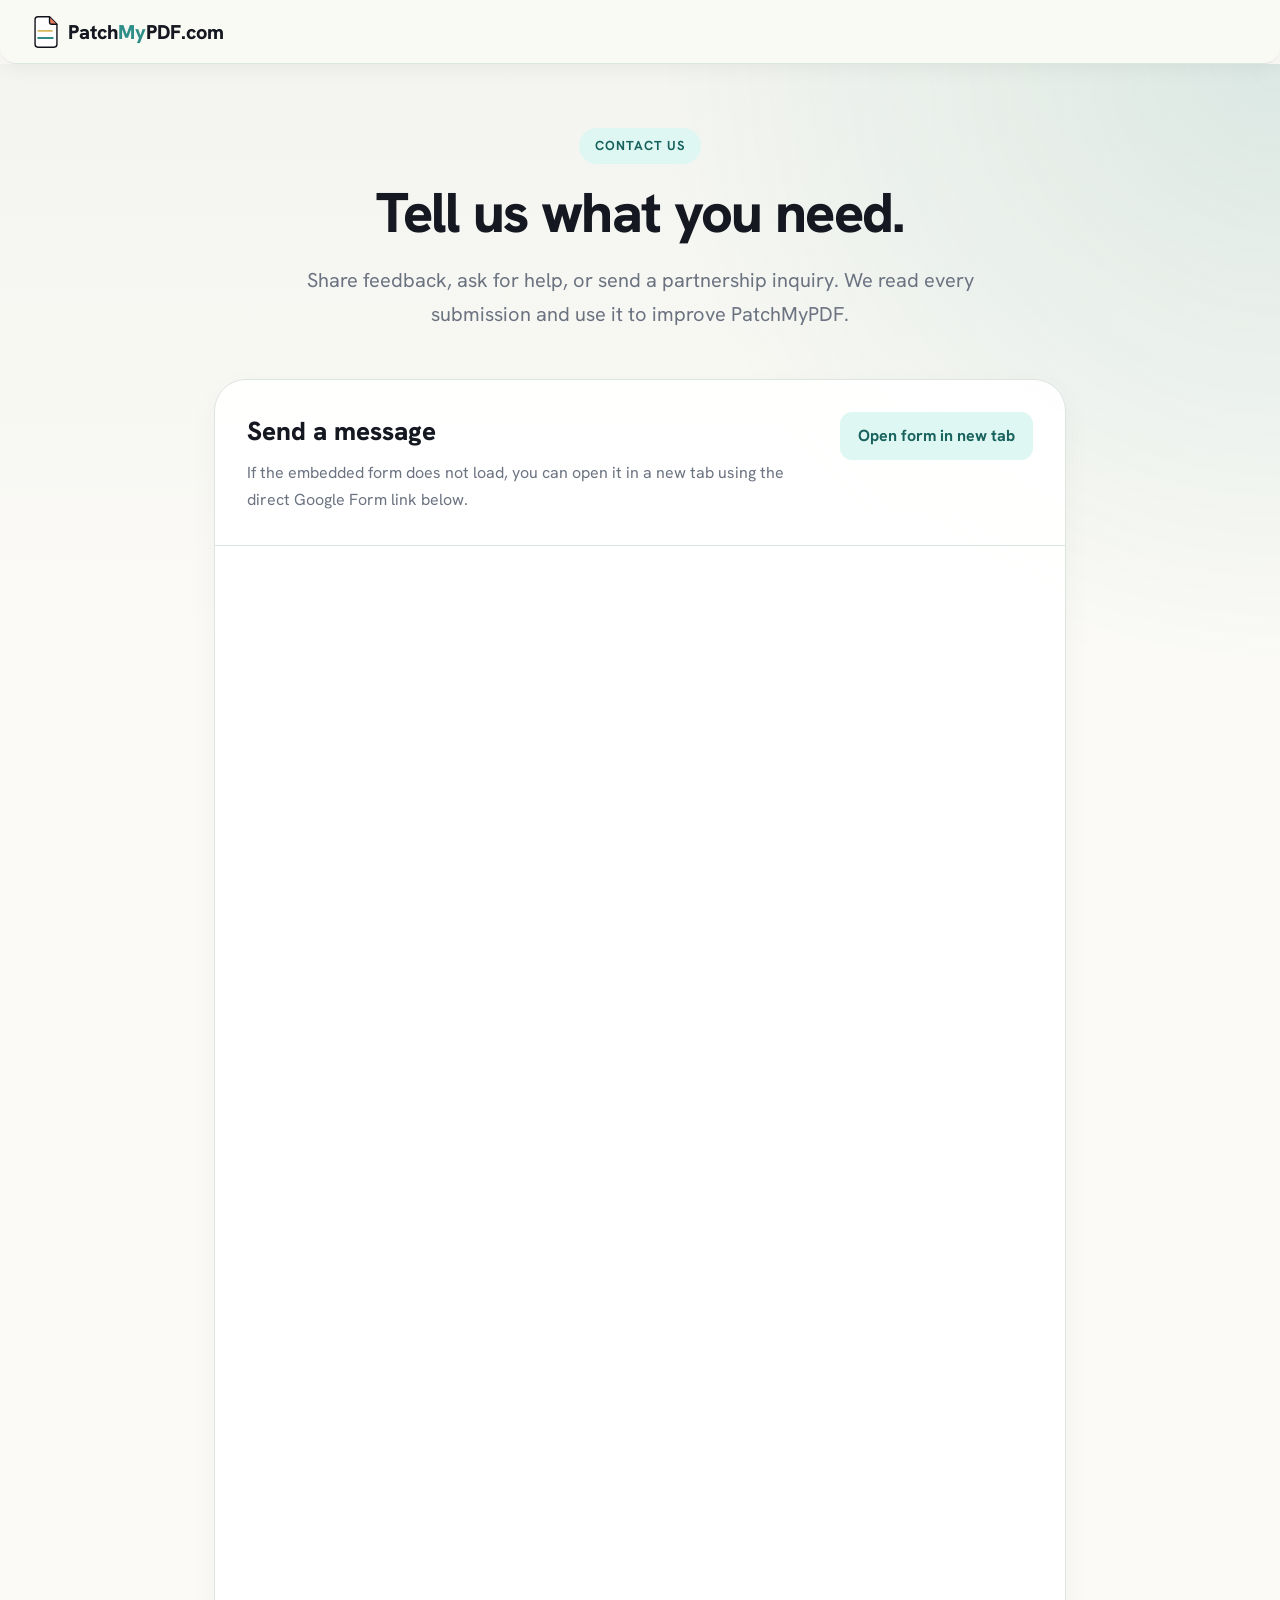
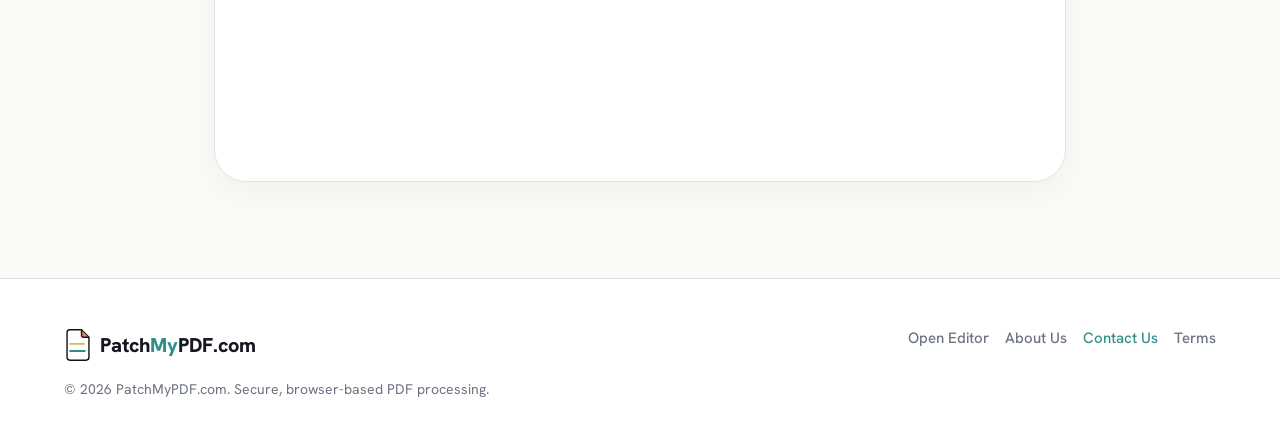
<file: contact.html>
<!doctype html>
<html lang="en">
  <head>
    <meta charset="UTF-8" />
    <link rel="icon" type="image/svg+xml" href="/favicon.svg" />
    <meta name="viewport" content="width=device-width, initial-scale=1.0" />
    <link rel="canonical" href="https://patchmypdf.com/contact.html" />
    <title>PatchMyPdf.com - Contact Us</title>
    <meta
      name="description"
      content="Contact PatchMyPDF for support, feedback, or partnership inquiries using our secure contact form."
    />
    <meta name="theme-color" content="#2F8F88" />
    <meta name="robots" content="index, follow" />

    <link rel="preconnect" href="https://fonts.googleapis.com" />
    <link rel="preconnect" href="https://fonts.gstatic.com" crossorigin />
    <link
      href="https://fonts.googleapis.com/css2?family=Hanken+Grotesk:ital,wght@0,100..900;1,100..900&family=Montserrat:ital,wght@0,100..900;1,100..900&display=swap"
      rel="stylesheet"
    />

    <script type="module" crossorigin src="/assets/contact-Ds4hAGWX.js"></script>
    <link rel="modulepreload" crossorigin href="/assets/analytics-0Fs-Izoq.js">
    <link rel="stylesheet" crossorigin href="/assets/contact-CcpewTdY.css">
    <link rel="stylesheet" crossorigin href="/assets/landing-CSXcK548.css">
  </head>
  <body>
    <header>
      <div class="container nav-container">
        <a href="./index.html" class="logo-wrap">
          <div class="logo-box">
            <img src="/logo-mark.svg" alt="" width="28" height="36" />
          </div>
          <span class="logo-text">Patch<span class="logo-highlight">My</span>PDF.com</span>
        </a>
      </div>
    </header>

    <main class="contact-main">
      <div class="container-md">
        <section class="contact-hero">
          <p class="contact-kicker">Contact us</p>
          <h1 class="contact-title">Tell us what you need.</h1>
          <p class="contact-subtitle">
            Share feedback, ask for help, or send a partnership inquiry. We read every submission and use
            it to improve PatchMyPDF.
          </p>
        </section>

        <section class="contact-card" aria-labelledby="contact-form-title">
          <div class="contact-card-header">
            <div>
              <h2 id="contact-form-title">Send a message</h2>
              <p>
                If the embedded form does not load, you can open it in a new tab using the direct Google
                Form link below.
              </p>
            </div>
            <a
              class="contact-link"
              href="https://docs.google.com/forms/d/e/1FAIpQLSfFGJTi8m2-LeSFaENltG1JoxKN0TyyM93vxrgtqttrXOTGbw/viewform?usp=publish-editor"
              target="_blank"
              rel="noreferrer"
            >
              Open form in new tab
            </a>
          </div>

          <div class="contact-form-shell">
            <iframe
              class="contact-form-frame"
              src="https://docs.google.com/forms/d/e/1FAIpQLSfFGJTi8m2-LeSFaENltG1JoxKN0TyyM93vxrgtqttrXOTGbw/viewform?embedded=true"
              title="PatchMyPDF contact form"
              loading="lazy"
            >
              Loading…
            </iframe>
          </div>
        </section>
      </div>
    </main>

    <footer>
      <div class="container footer-content">
        <div class="footer-left">
          <a href="./index.html" class="logo-wrap">
            <div class="logo-box">
              <img src="/logo-mark.svg" alt="" width="28" height="36" />
            </div>
            <span class="logo-text">Patch<span class="logo-highlight">My</span>PDF.com</span>
          </a>
          <p class="footer-copy">© 2026 PatchMyPDF.com. Secure, browser-based PDF processing.</p>
        </div>
        <div class="footer-right footer-links">
          <a href="./editor.html">Open Editor</a>
          <a href="./about.html">About Us</a>
          <a href="./contact.html" aria-current="page">Contact Us</a>
          <a href="./terms.html">Terms</a>
        </div>
      </div>
    </footer>

  </body>
</html>
</file>
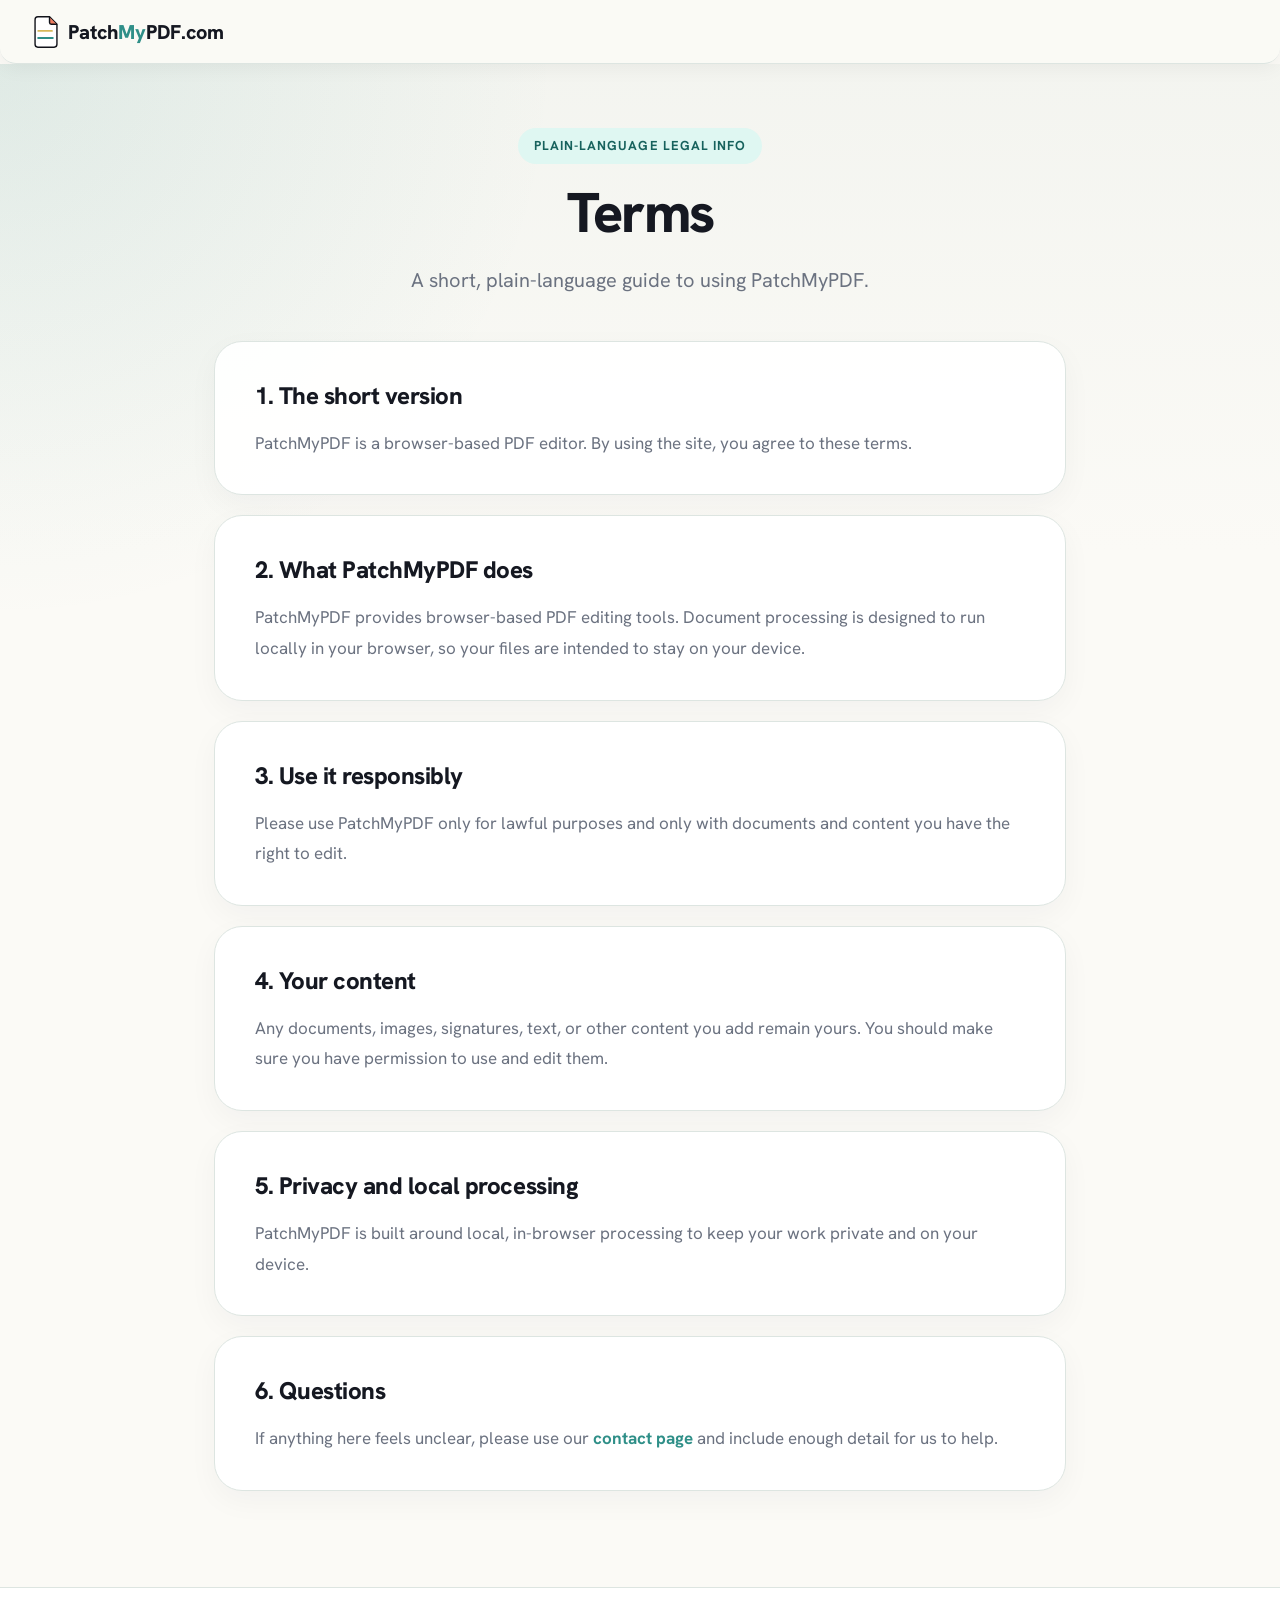
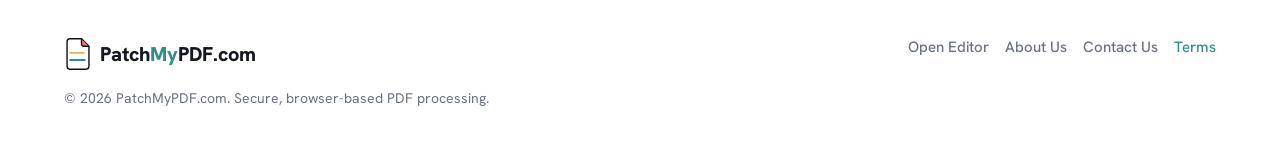
<file: terms.html>
<!doctype html>
<html lang="en">
  <head>
    <meta charset="UTF-8" />
    <link rel="icon" type="image/svg+xml" href="/favicon.svg" />
    <meta name="viewport" content="width=device-width, initial-scale=1.0" />
    <link rel="canonical" href="https://patchmypdf.com/terms.html" />
    <title>PatchMyPdf.com - Terms</title>
    <meta
      name="description"
      content="Read the short, plain-language terms for using PatchMyPDF and its browser-based PDF editing tools."
    />
    <meta name="theme-color" content="#2F8F88" />
    <meta name="robots" content="index, follow" />

    <link rel="preconnect" href="https://fonts.googleapis.com" />
    <link rel="preconnect" href="https://fonts.gstatic.com" crossorigin />
    <link
      href="https://fonts.googleapis.com/css2?family=Hanken+Grotesk:ital,wght@0,100..900;1,100..900&family=Montserrat:ital,wght@0,100..900;1,100..900&display=swap"
      rel="stylesheet"
    />

    <script type="module" crossorigin src="/assets/terms-gr47mDzT.js"></script>
    <link rel="modulepreload" crossorigin href="/assets/analytics-0Fs-Izoq.js">
    <link rel="stylesheet" crossorigin href="/assets/terms-CbEobhOM.css">
    <link rel="stylesheet" crossorigin href="/assets/landing-CSXcK548.css">
  </head>
  <body>
    <header>
      <div class="container nav-container">
        <a href="./index.html" class="logo-wrap">
          <div class="logo-box">
            <img src="/logo-mark.svg" alt="" width="28" height="36" />
          </div>
          <span class="logo-text">Patch<span class="logo-highlight">My</span>PDF.com</span>
        </a>
      </div>
    </header>

    <main class="terms-main">
      <div class="container-md">
        <section class="terms-hero">
          <p class="terms-kicker">Plain-language legal info</p>
          <h1 class="terms-title">Terms</h1>
          <p class="terms-subtitle">
            A short, plain-language guide to using PatchMyPDF.
          </p>
        </section>

        <section class="terms-shell" aria-labelledby="terms-overview-title">
          <div class="terms-card">
            <h2 id="terms-overview-title">1. The short version</h2>
            <p>
              PatchMyPDF is a browser-based PDF editor. By using the site, you agree to these terms.
            </p>
          </div>

          <div class="terms-card">
            <h2>2. What PatchMyPDF does</h2>
            <p>
              PatchMyPDF provides browser-based PDF editing tools. Document processing is designed to run
              locally in your browser, so your files are intended to stay on your device.
            </p>
          </div>

          <div class="terms-card">
            <h2>3. Use it responsibly</h2>
            <p>
              Please use PatchMyPDF only for lawful purposes and only with documents and content you have
              the right to edit.
            </p>
          </div>

          <div class="terms-card">
            <h2>4. Your content</h2>
            <p>
              Any documents, images, signatures, text, or other content you add remain yours. You should
              make sure you have permission to use and edit them.
            </p>
          </div>

          <div class="terms-card">
            <h2>5. Privacy and local processing</h2>
            <p>
              PatchMyPDF is built around local, in-browser processing to keep your work private and on
              your device.
            </p>
          </div>

          <div class="terms-card">
            <h2>6. Questions</h2>
            <p>
              If anything here feels unclear, please use our <a href="./contact.html">contact page</a> and
              include enough detail for us to help.
            </p>
          </div>
        </section>
      </div>
    </main>

    <footer>
      <div class="container footer-content">
        <div class="footer-left">
          <a href="./index.html" class="logo-wrap">
            <div class="logo-box">
              <img src="/logo-mark.svg" alt="" width="28" height="36" />
            </div>
            <span class="logo-text">Patch<span class="logo-highlight">My</span>PDF.com</span>
          </a>
          <p class="footer-copy">© 2026 PatchMyPDF.com. Secure, browser-based PDF processing.</p>
        </div>
        <div class="footer-right footer-links">
          <a href="./editor.html">Open Editor</a>
          <a href="./about.html">About Us</a>
          <a href="./contact.html">Contact Us</a>
          <a href="./terms.html" aria-current="page">Terms</a>
        </div>
      </div>
    </footer>

  </body>
</html>
</file>
<file: assets/landing-CSXcK548.css>
:root{--color-primary:#2f8f88;--color-primary-light:#59b2ac;--color-primary-dark:#17625d;--color-primary-contrast:#fff;--color-secondary:#151821;--color-secondary-light:#dff7f2;--color-secondary-dark:#000;--color-accent-coral:#ee7d5f;--color-accent-coral-dark:#d9654b;--color-accent-amber:#f4d56a;--color-bg-default:#fbfaf6;--color-bg-paper:#fff;--color-bg-surface-2:#dff7f2;--color-text-primary:#151821;--color-text-secondary:#6b7280;--color-text-muted:#6b7280;--color-border:#dde5e1;--color-border-strong:#b9c8c2;--color-divider:#dde5e1;--color-error:#dc2626;--color-error-light:#fee2e2;--color-warning:#f4d56a;--color-success:#2f8f88;--color-success-light:#dff7f2;--font-sans:"Hanken Grotesk", "Inter", -apple-system, BlinkMacSystemFont, "Segoe UI", Roboto, sans-serif;--border-radius-lg:32px;--border-radius-md:20px;--border-radius-sm:12px;--shadow-sm:0 4px 20px #11182705;--shadow-md:0 10px 30px #1118270a;--shadow-lg:0 20px 50px #11182714;--shadow-primary:0 10px 30px #2f8f8833;--shadow-primary-hover:0 15px 35px #2f8f884d;--shadow-coral:0 10px 30px #ee7d5f33;--shadow-highlight:0 20px 40px #2f8f8826}*{box-sizing:border-box;margin:0;padding:0}body{font-family:var(--font-sans);background-color:var(--color-bg-default);color:var(--color-text-primary);-webkit-font-smoothing:antialiased;-moz-osx-font-smoothing:grayscale;line-height:1.5}.container{width:100%;max-width:1200px;margin:0 auto;padding:0 16px}@media (width>=600px){.container{padding:0 24px}}.container-md{width:100%;max-width:900px;margin:0 auto;padding:0 16px}@media (width>=600px){.container-md{padding:0 24px}}header{z-index:1100;-webkit-backdrop-filter:blur(8px);border-bottom:1px solid var(--color-divider);box-sizing:border-box;background-color:#fbfaf6cc;border-bottom-right-radius:16px;border-bottom-left-radius:16px;align-items:center;height:64px;display:flex;position:sticky;top:0;box-shadow:0 4px 20px #0000000d}header .nav-container{justify-content:space-between;align-items:center;width:100%;max-width:none;padding-left:16px;padding-right:16px;display:flex}@media (width>=600px){header .nav-container{padding-left:32px;padding-right:32px}}.logo-wrap{color:inherit;align-items:center;gap:8px;text-decoration:none;display:flex}.logo-box{justify-content:center;align-items:center;display:flex}.logo-box img{width:28px;height:36px;display:block}.logo-text{letter-spacing:0;color:var(--color-text-primary);font-size:20px;font-weight:800}.logo-highlight{color:var(--color-primary)}.hero{padding-top:48px;padding-bottom:64px}@media (width>=900px){.hero{padding-top:80px;padding-bottom:80px}}.hero-grid{grid-template-columns:1fr;align-items:center;gap:64px;display:grid}@media (width>=768px){.hero-grid{grid-template-columns:1fr 1fr;gap:64px}}.hero-content{text-align:center;flex-direction:column;align-items:center;gap:32px;display:flex}@media (width>=768px){.hero-content{text-align:left;align-items:flex-start}}.hero-title{letter-spacing:-.02em;color:var(--color-text-primary);font-size:36px;font-weight:800;line-height:1.1}@media (width>=992px){.hero-title{font-size:56px}}.hero-title span{color:var(--color-primary)}.hero-desc{color:var(--color-text-secondary);max-width:500px;font-size:20px;line-height:1.6}.btn-primary{border-radius:var(--border-radius-sm);background:var(--color-accent-coral);color:#fff;cursor:pointer;box-shadow:var(--shadow-coral);border:none;justify-content:center;align-items:center;gap:8px;padding:16px 36px;font-size:18px;font-weight:700;text-decoration:none;transition:all .3s cubic-bezier(.4,0,.2,1);display:inline-flex}.btn-primary:hover{background:var(--color-accent-coral-dark);transform:translateY(-2px);box-shadow:0 15px 35px #ee7d5f4d}.btn-primary:disabled{color:#9ca3af;cursor:not-allowed;box-shadow:none;background:#dde5e1;transform:none!important}.btn-text{border-radius:var(--border-radius-sm);color:var(--color-primary-dark);cursor:pointer;background:0 0;border:none;justify-content:center;align-items:center;gap:8px;padding:12px 24px;font-size:14px;font-weight:600;transition:all .2s;display:inline-flex}.btn-text:hover{background-color:var(--color-bg-surface-2)}.badges-grid{grid-template-columns:repeat(2,1fr);justify-items:center;gap:16px;width:100%;max-width:440px;padding-top:32px;display:grid}@media (width>=480px){.badges-grid{grid-template-columns:repeat(4,1fr)}}.badge-item{text-align:center;flex-direction:column;align-items:center;gap:8px;max-width:90px;display:flex}.badge-icon{color:var(--color-primary);background-color:var(--color-bg-surface-2);border-radius:8px;justify-content:center;align-items:center;padding:8px;display:flex}.badge-item:nth-child(3) .badge-icon{background-color:var(--color-accent-amber);color:var(--color-text-primary)}.badge-label{color:var(--color-text-secondary);letter-spacing:.05em;font-size:11px;font-weight:700;line-height:1.4}.drop-paper{background-color:var(--color-bg-paper);cursor:pointer;background-image:url("data:image/svg+xml,%3csvg width='100%25' height='100%25' xmlns='http://www.w3.org/2000/svg'%3e%3crect width='100%25' height='100%25' fill='none' rx='36' ry='36' stroke='%23DDE5E1' stroke-width='4' stroke-dasharray='8%2c 6' stroke-linecap='round'/%3e%3c/svg%3e");background-repeat:no-repeat;background-size:100% 100%;border:none;border-radius:36px;flex-direction:column;justify-content:center;align-items:center;min-height:400px;padding:48px;transition:all .5s cubic-bezier(.34,1.56,.64,1);display:flex;position:relative;box-shadow:0 10px 40px #00000004}.drop-paper:before{content:"";opacity:0;pointer-events:none;z-index:1;background-image:url("data:image/svg+xml,%3csvg width='100%25' height='100%25' xmlns='http://www.w3.org/2000/svg'%3e%3crect width='100%25' height='100%25' fill='none' rx='26' ry='26' stroke='%23EE7D5F' stroke-width='2' stroke-dasharray='10%2c 8' stroke-linecap='round'/%3e%3c/svg%3e");background-repeat:no-repeat;background-size:100% 100%;border-radius:26px;transition:all .6s cubic-bezier(.34,1.56,.64,1);position:absolute;inset:10px}.drop-paper:hover{background-image:url("data:image/svg+xml,%3csvg width='100%25' height='100%25' xmlns='http://www.w3.org/2000/svg'%3e%3crect width='100%25' height='100%25' fill='none' rx='36' ry='36' stroke='%232F8F88' stroke-width='4' stroke-dasharray='15%2c 10' stroke-linecap='round'/%3e%3c/svg%3e");background-color:var(--color-bg-default);transform:translateY(-12px)scale(1.01);box-shadow:0 40px 80px #2f8f881a}.drop-paper:hover:before{opacity:.4;transform:scale(1.01)}.drop-paper:hover .upload-icon-box{transform:scale(1.15)rotate(5deg)}.drop-paper.dragging{background-image:url("data:image/svg+xml,%3csvg width='100%25' height='100%25' xmlns='http://www.w3.org/2000/svg'%3e%3crect width='100%25' height='100%25' fill='none' rx='36' ry='36' stroke='%232F8F88' stroke-width='4' stroke-dasharray='12%2c 12' stroke-linecap='square'/%3e%3c/svg%3e");background-color:var(--color-bg-surface-2)}.drop-paper.staged{cursor:default;background-image:none;background-color:var(--color-bg-paper);border-radius:36px;padding:32px;box-shadow:0 20px 40px #0000000a}.drop-paper.staged:hover{background-color:var(--color-bg-paper);transform:none;box-shadow:0 20px 40px #0000000a}.dots-pattern{opacity:.05;pointer-events:none;background-image:radial-gradient(var(--color-primary) 2px, transparent 2px);background-size:32px 32px;position:absolute;inset:0}.upload-view-content{pointer-events:none;flex-direction:column;justify-content:center;align-items:center;display:flex}.upload-icon-box{border-radius:var(--border-radius-md);background-color:var(--color-bg-surface-2);color:var(--color-primary);justify-content:center;align-items:center;margin-bottom:24px;padding:20px;transition:all .3s;display:flex;box-shadow:0 12px 24px #2f8f881a}.drop-paper.dragging .upload-icon-box{background-color:var(--color-primary);color:#fff}.upload-title{margin-bottom:12px;font-size:24px;font-weight:800}.upload-subtitle{color:var(--color-text-secondary);align-items:center;gap:8px;margin-bottom:32px;font-size:16px;font-weight:500;display:flex}.file-cards-preview{gap:16px;display:flex}.preview-card{background-color:var(--color-bg-default);color:#d1d5db;border:1px solid #dde5e1;border-radius:8px;justify-content:center;align-items:center;width:48px;height:64px;display:flex}.staging-view-content,.password-view-content{text-align:center;cursor:default;flex-direction:column;align-items:center;width:100%;display:flex}:is(.drop-paper:has(.staging-view-content),.drop-paper:has(.password-view-content)){cursor:default;background-image:none;border-radius:36px;padding:32px;box-shadow:0 20px 40px #0000000a}:is(.drop-paper:has(.staging-view-content):hover,.drop-paper:has(.password-view-content):hover){background-color:var(--color-bg-paper);transform:none;box-shadow:0 20px 40px #0000000a}.staged-icon-wrap{margin-bottom:24px;display:inline-flex;position:relative}.staged-icon-box{border-radius:var(--border-radius-sm);background-color:var(--color-bg-surface-2);color:var(--color-primary);padding:12px;display:flex;box-shadow:0 8px 24px #2f8f8814}.success-badge{background-color:var(--color-success);color:#fff;border:3px solid #fff;border-radius:50%;padding:4px;display:flex;position:absolute;top:-10px;right:-10px}.staged-name{text-overflow:ellipsis;white-space:nowrap;text-align:center;max-width:280px;margin-bottom:4px;font-size:20px;font-weight:700;overflow:hidden}.staged-details{color:var(--color-text-secondary);text-align:center;margin-bottom:24px;font-size:14px}.staged-action-title{color:var(--color-text-secondary);letter-spacing:.05em;text-transform:uppercase;text-align:center;margin-bottom:16px;font-size:11px;font-weight:700}.progress-bar-container{width:80%;margin-bottom:16px;display:none}.progress-bar{background-color:#dde5e1;border-radius:4px;width:100%;height:6px;position:relative;overflow:hidden}.progress-bar-fill{background-color:var(--color-primary);transform-origin:0%;width:100%;height:100%;animation:2s linear infinite loadingAnim}@keyframes loadingAnim{0%{transform:translate(-100%)scaleX(.5)}50%{transform:translate(-20%)scaleX(.7)}to{transform:translate(100%)scaleX(.5)}}.processing-text{color:var(--color-primary);text-align:center;letter-spacing:.05em;margin-top:8px;font-size:11px;font-weight:700}.lock-icon-box{background-color:var(--color-primary);color:#fff;border-radius:12px;justify-content:center;align-items:center;margin-bottom:24px;padding:12px;display:inline-flex;box-shadow:0 8px 24px #2f8f881a}.password-input-group{flex-direction:column;align-items:center;width:100%;max-width:320px;margin-bottom:24px;display:flex}.password-input-wrapper{width:100%;position:relative}.password-input-field{border-radius:var(--border-radius-sm);border:1px solid var(--color-divider);width:100%;font-size:16px;font-family:var(--font-sans);background-color:#fff;padding:16px 48px 16px 16px;transition:border-color .2s}.password-input-field:focus{border-color:var(--color-primary);outline:none}.password-label{color:var(--color-text-secondary);background-color:#fff;padding:0 4px;font-size:12px;font-weight:600;position:absolute;top:-8px;left:12px}.toggle-password-btn{cursor:pointer;color:var(--color-text-secondary);background:0 0;border:none;display:flex;position:absolute;top:50%;right:12px;transform:translateY(-50%)}.password-btn-group{gap:16px;width:100%;max-width:320px;display:flex}.password-btn-group button{flex:1}.alert-error{background-color:var(--color-error-light);color:var(--color-error);text-align:left;border:1px solid #ba1a1a26;border-radius:8px;width:100%;max-width:320px;margin-bottom:24px;padding:12px 16px;font-size:14px;font-weight:500}.global-error-box{background-color:var(--color-error-light);color:var(--color-error);border:1px solid var(--color-error);border-radius:8px;align-items:center;gap:12px;width:100%;max-width:400px;margin-bottom:24px;padding:12px 16px;font-size:14px;font-weight:600;display:none}.spinner-small{border:3px solid #ffffff4d;border-top-color:#fff;border-radius:50%;width:20px;height:20px;animation:1s ease-in-out infinite spin}@keyframes spin{to{transform:rotate(360deg)}}.how-it-works-wrap{text-align:center;flex-direction:column;align-items:center;width:100%;margin-top:32px;display:flex}.how-it-works-toggle{color:#000;cursor:pointer;background:#fef08a;border:none;border-radius:12px;outline:none;justify-content:center;align-items:center;gap:8px;height:44px;padding:0 16px;font-size:14px;font-weight:600;transition:all .2s;display:inline-flex}.how-it-works-toggle:hover{background-color:#fde047}.how-it-works-toggle:focus-visible{outline:2px solid var(--color-primary)}.chevron-icon{transition:transform .2s}.how-it-works-content{border-radius:var(--border-radius-lg);background-color:var(--color-bg-default);border:1px solid var(--color-divider);text-align:center;width:100%;margin-top:16px;padding:32px;display:none;box-shadow:0 8px 32px #0000000f}.how-it-works-content p{color:var(--color-text-secondary);font-size:15px;line-height:1.6}.steps-section{background-color:#f0f2ed;padding:64px 0;position:relative}.steps-title{text-align:center;color:var(--color-text-primary);margin-bottom:80px;font-size:32px;font-weight:800}.steps-grid{grid-template-columns:1fr;gap:48px;display:grid;position:relative}@media (width>=768px){.steps-grid{grid-template-columns:repeat(3,1fr)}}.steps-line{z-index:1;background-color:#2f8f881a;height:2px;display:none;position:absolute;top:28px;left:15%;right:15%}@media (width>=768px){.steps-line{display:block}}.step-card{text-align:center;z-index:2;flex-direction:column;align-items:center;gap:24px;display:flex;position:relative}.step-number{background-color:var(--color-primary);color:#fff;border:4px solid #fff;border-radius:50%;justify-content:center;align-items:center;width:56px;height:56px;font-size:20px;font-weight:800;display:flex;box-shadow:0 8px 16px #2f8f8833}.step-card-title{color:var(--color-text-primary);margin-bottom:8px;font-size:20px;font-weight:800}.step-card-desc{color:var(--color-text-secondary);max-width:240px;font-size:14px;line-height:1.6}.wave-transition{width:100%;height:120px;line-height:0;position:relative;overflow:hidden}.top-wave{background-color:var(--color-bg-default);margin-top:-1px}.bottom-wave{background-color:var(--color-bg-paper);margin-bottom:-1px}.wave-container{z-index:0;width:100%;height:100%;line-height:0;position:absolute;left:0;overflow:hidden}.top-wave .wave-container{bottom:0}.bottom-wave .wave-container{top:0;transform:rotate(180deg)}.waves-svg{width:calc(100% + 400px);height:100%;margin-right:-400px;display:block;position:relative}.parallax>use{animation:25s cubic-bezier(.55,.5,.45,.5) infinite moveForever}.parallax>use:first-child{fill:var(--color-primary);opacity:.1;animation-duration:7s;animation-delay:-2s}.parallax>use:nth-child(2){fill:var(--color-primary);opacity:.2;animation-duration:10s;animation-delay:-3s}.parallax>use:nth-child(3){fill:var(--color-primary);opacity:.4;animation-duration:13s;animation-delay:-4s}.parallax>use:nth-child(4){fill:#f0f2ed;opacity:1;animation-duration:20s;animation-delay:-5s}@keyframes moveForever{0%{transform:translate(-90px)}to{transform:translate(85px)}}.tools-section{background-color:var(--color-bg-paper);padding-top:80px;padding-bottom:80px}.tools-header{flex-direction:column;gap:8px;margin-bottom:64px;display:flex}.tools-section-title{color:var(--color-text-primary);font-size:32px;font-weight:800}.tools-section-desc{color:var(--color-text-secondary);font-size:16px}.tools-cards-grid{grid-template-columns:1fr;gap:24px;display:grid}@media (width>=576px){.tools-cards-grid{grid-template-columns:repeat(2,1fr)}}@media (width>=992px){.tools-cards-grid{grid-template-columns:repeat(4,1fr)}}.tool-card{background-color:var(--color-bg-paper);text-align:center;cursor:pointer;border:1px solid #0000000f;border-radius:24px;flex-direction:column;align-items:center;padding:32px;transition:all .3s cubic-bezier(.4,0,.2,1);display:flex;box-shadow:0 4px 20px #00000005}.tool-card:hover,.tool-card.active{background-color:var(--color-primary);border-color:var(--color-primary);color:#fff;box-shadow:var(--shadow-highlight);transform:translateY(-8px)}.tool-card-icon-box{background-color:var(--color-bg-surface-2);color:var(--color-primary);border-radius:16px;margin-bottom:16px;padding:16px;transition:all .3s;display:flex}.tool-card:hover .tool-card-icon-box,.tool-card.active .tool-card-icon-box{color:#fff;background-color:#ffffff26}.tool-card-title{color:var(--color-text-primary);margin-bottom:8px;font-size:18px;font-weight:800;transition:color .3s}.tool-card:hover .tool-card-title,.tool-card.active .tool-card-title{color:#fff}.tool-card-desc{color:var(--color-text-secondary);font-size:14px;line-height:1.6;transition:color .3s}.tool-card:hover .tool-card-desc,.tool-card.active .tool-card-desc{color:#ffffffe6}.faq-section{background-color:var(--color-bg-default);padding-top:80px;padding-bottom:80px}.faq-header{text-align:center;flex-direction:column;gap:16px;margin-bottom:48px;display:flex}.faq-title{color:var(--color-text-primary);font-size:32px;font-weight:800}.faq-desc{color:var(--color-text-secondary);font-size:16px}.faq-list{flex-direction:column;gap:16px;display:flex}.accordion-item{background-color:var(--color-bg-paper);border:1px solid var(--color-divider);border-radius:16px;transition:border-color .2s;overflow:hidden}.accordion-header{cursor:pointer;-webkit-user-select:none;user-select:none;outline:none;justify-content:space-between;align-items:center;padding:12px 24px;transition:background-color .2s;display:flex}.accordion-header:focus{outline:none}.accordion-header:focus-visible{background-color:#2f8f880a}.accordion-header:hover{background-color:#00000004}.accordion-header-left{align-items:center;gap:16px;display:flex}.accordion-icon{color:var(--color-primary);display:flex}.accordion-question{font-size:18px;font-weight:600}.accordion-chevron{color:var(--color-text-secondary);transition:transform .2s;display:flex}.accordion-item.active .accordion-chevron{transform:rotate(180deg)}.accordion-details{max-height:0;transition:max-height .3s cubic-bezier(.4,0,.2,1);overflow:hidden}.accordion-answer{color:var(--color-text-secondary);padding:0 24px 24px 56px;font-size:16px;line-height:1.6}footer{background-color:var(--color-bg-paper);border-top:1px solid var(--color-divider);padding-top:48px;padding-bottom:48px}.footer-content{flex-direction:column;justify-content:space-between;align-items:center;gap:32px;display:flex}@media (width>=768px){.footer-content{flex-direction:row;align-items:flex-start}}.footer-left{flex-direction:column;align-items:center;gap:16px;display:flex}@media (width>=768px){.footer-left{align-items:flex-start}}.footer-copy{color:var(--color-text-secondary);text-align:center;max-width:500px;font-size:14px}@media (width>=768px){.footer-copy{text-align:left}}.footer-links{flex-wrap:wrap;justify-content:center;gap:16px;display:flex}.footer-links a{color:#6b7280;font-size:15px;font-weight:500;text-decoration:none;transition:color .2s}.footer-links a:hover,.footer-links a[aria-current=page]{color:var(--color-primary)}.action-buttons-stack{flex-direction:column;align-items:center;width:100%;margin-top:16px;display:flex}.primary-action-wrap{flex-direction:column;align-items:center;gap:16px;width:100%;margin-bottom:32px;display:flex}.btn-text-full{border-radius:var(--border-radius-sm);width:100%;color:var(--color-text-secondary);cursor:pointer;background:0 0;border:none;justify-content:center;align-items:center;gap:8px;padding:8px 0;font-size:14px;font-weight:500;transition:all .2s;display:inline-flex}.btn-text-full:hover{background-color:var(--color-error-light);color:var(--color-error)}
</file>
<file: assets/about-sbJwd-Zo.css>
body{flex-direction:column;min-height:100vh;display:flex}.about-main{background-color:var(--color-bg-default);flex-grow:1;padding-top:64px;padding-bottom:96px}.about-title{color:var(--color-text-primary);text-align:center;letter-spacing:-.02em;margin-bottom:24px;font-size:40px;font-weight:800}@media (width>=900px){.about-title{font-size:56px}}.about-title span{color:var(--color-primary)}.about-subtitle{color:var(--color-text-secondary);text-align:center;margin-bottom:64px;font-size:20px;font-weight:400;line-height:1.6}.about-cards{flex-direction:column;gap:32px;display:flex}.about-card{border:1px solid var(--color-divider);background-color:#fff;border-radius:24px;padding:32px}@media (width>=900px){.about-card{padding:48px}}.about-card h2{color:var(--color-text-primary);margin-bottom:24px;font-size:24px;font-weight:800}.about-card p{color:var(--color-text-secondary);font-size:1.1rem;line-height:1.8}
</file>
<file: assets/contact-CcpewTdY.css>
body{flex-direction:column;min-height:100vh;display:flex}.contact-main{background:radial-gradient(circle at top right, #2f8f881f, transparent 28%), linear-gradient(180deg, #f0f2edb3 0%, var(--color-bg-default) 32%);flex-grow:1;padding-top:64px;padding-bottom:96px}.contact-hero{text-align:center;margin-bottom:48px}.contact-kicker{background-color:var(--color-bg-surface-2);min-height:36px;color:var(--color-primary-dark);letter-spacing:.08em;text-transform:uppercase;border-radius:999px;justify-content:center;align-items:center;margin-bottom:20px;padding:0 16px;font-size:13px;font-weight:700;display:inline-flex}.contact-title{color:var(--color-text-primary);letter-spacing:-.03em;margin-bottom:20px;font-size:40px;font-weight:800;line-height:1.05}.contact-subtitle{max-width:760px;color:var(--color-text-secondary);margin:0 auto;font-size:20px;line-height:1.7}.contact-card{border:1px solid var(--color-divider);box-shadow:var(--shadow-md);background-color:#fffffff5;border-radius:32px;overflow:hidden}.contact-card-header{border-bottom:1px solid var(--color-divider);flex-direction:column;gap:20px;padding:28px;display:flex}.contact-card-header h2{color:var(--color-text-primary);margin-bottom:8px;font-size:26px;font-weight:800}.contact-card-header p{color:var(--color-text-secondary);line-height:1.7}.contact-link{background-color:var(--color-bg-surface-2);min-height:48px;color:var(--color-primary-dark);border-radius:12px;justify-content:center;align-self:flex-start;align-items:center;padding:0 18px;font-weight:700;text-decoration:none;transition:background-color .2s,transform .2s;display:inline-flex}.contact-link:hover{background-color:#cdece5;transform:translateY(-1px)}.contact-form-shell{padding:16px}.contact-form-frame{background-color:#fff;border:0;border-radius:24px;width:100%;min-height:1180px}.footer-links{flex-wrap:wrap;justify-content:center;gap:16px;display:flex}.footer-links a{color:#6b7280;font-size:15px;font-weight:500;text-decoration:none}.footer-links a:hover,.footer-links a[aria-current=page]{color:var(--color-primary)}@media (width>=900px){.contact-title{font-size:56px}.contact-card-header{flex-direction:row;justify-content:space-between;align-items:center;padding:32px}.contact-card-header>div{max-width:70%}.contact-form-shell{padding:24px}}@media (width<=599px){.contact-main{padding-top:40px;padding-bottom:72px}.contact-title{font-size:34px}.contact-subtitle{font-size:18px}.contact-card{border-radius:24px}.contact-card-header{padding:24px 20px}.contact-form-shell{padding:12px}}
</file>
<file: assets/terms-CbEobhOM.css>
body{flex-direction:column;min-height:100vh;display:flex}.terms-main{background:radial-gradient(circle at top left, #2f8f881a, transparent 28%), linear-gradient(180deg, #f0f2edb3 0%, var(--color-bg-default) 32%);flex-grow:1;padding-top:56px;padding-bottom:88px}.terms-hero{text-align:center;margin-bottom:44px}.terms-kicker{background-color:var(--color-bg-surface-2);min-height:36px;color:var(--color-primary-dark);letter-spacing:.08em;text-transform:uppercase;border-radius:999px;justify-content:center;align-items:center;margin-bottom:20px;padding:0 16px;font-size:13px;font-weight:700;display:inline-flex}.terms-title{color:var(--color-text-primary);letter-spacing:-.03em;margin-bottom:20px;font-size:40px;font-weight:800;line-height:1.05}.terms-subtitle{max-width:780px;color:var(--color-text-secondary);margin:0 auto 16px;font-size:20px;line-height:1.7}.terms-meta{color:var(--color-text-secondary);font-size:15px;font-weight:600}.terms-shell{flex-direction:column;gap:20px;display:flex}.terms-card{border:1px solid var(--color-divider);box-shadow:var(--shadow-md);background-color:#fffffff5;border-radius:28px;padding:28px}.terms-card h2{color:var(--color-text-primary);letter-spacing:-.02em;margin-bottom:14px;font-size:24px;font-weight:800}.terms-card p{color:var(--color-text-secondary);font-size:17px;line-height:1.8}.terms-card a{color:var(--color-primary);font-weight:700;text-decoration:none}.terms-card a:hover{text-decoration:underline}@media (width>=900px){.terms-main{padding-top:64px;padding-bottom:96px}.terms-title{font-size:56px}.terms-card{padding:36px 40px}}@media (width<=599px){.terms-main{padding-top:40px;padding-bottom:72px}.terms-title{font-size:34px}.terms-subtitle{font-size:18px}.terms-card{border-radius:24px;padding:24px 20px}.terms-card h2{font-size:21px}.terms-card p{font-size:16px}}
</file>
